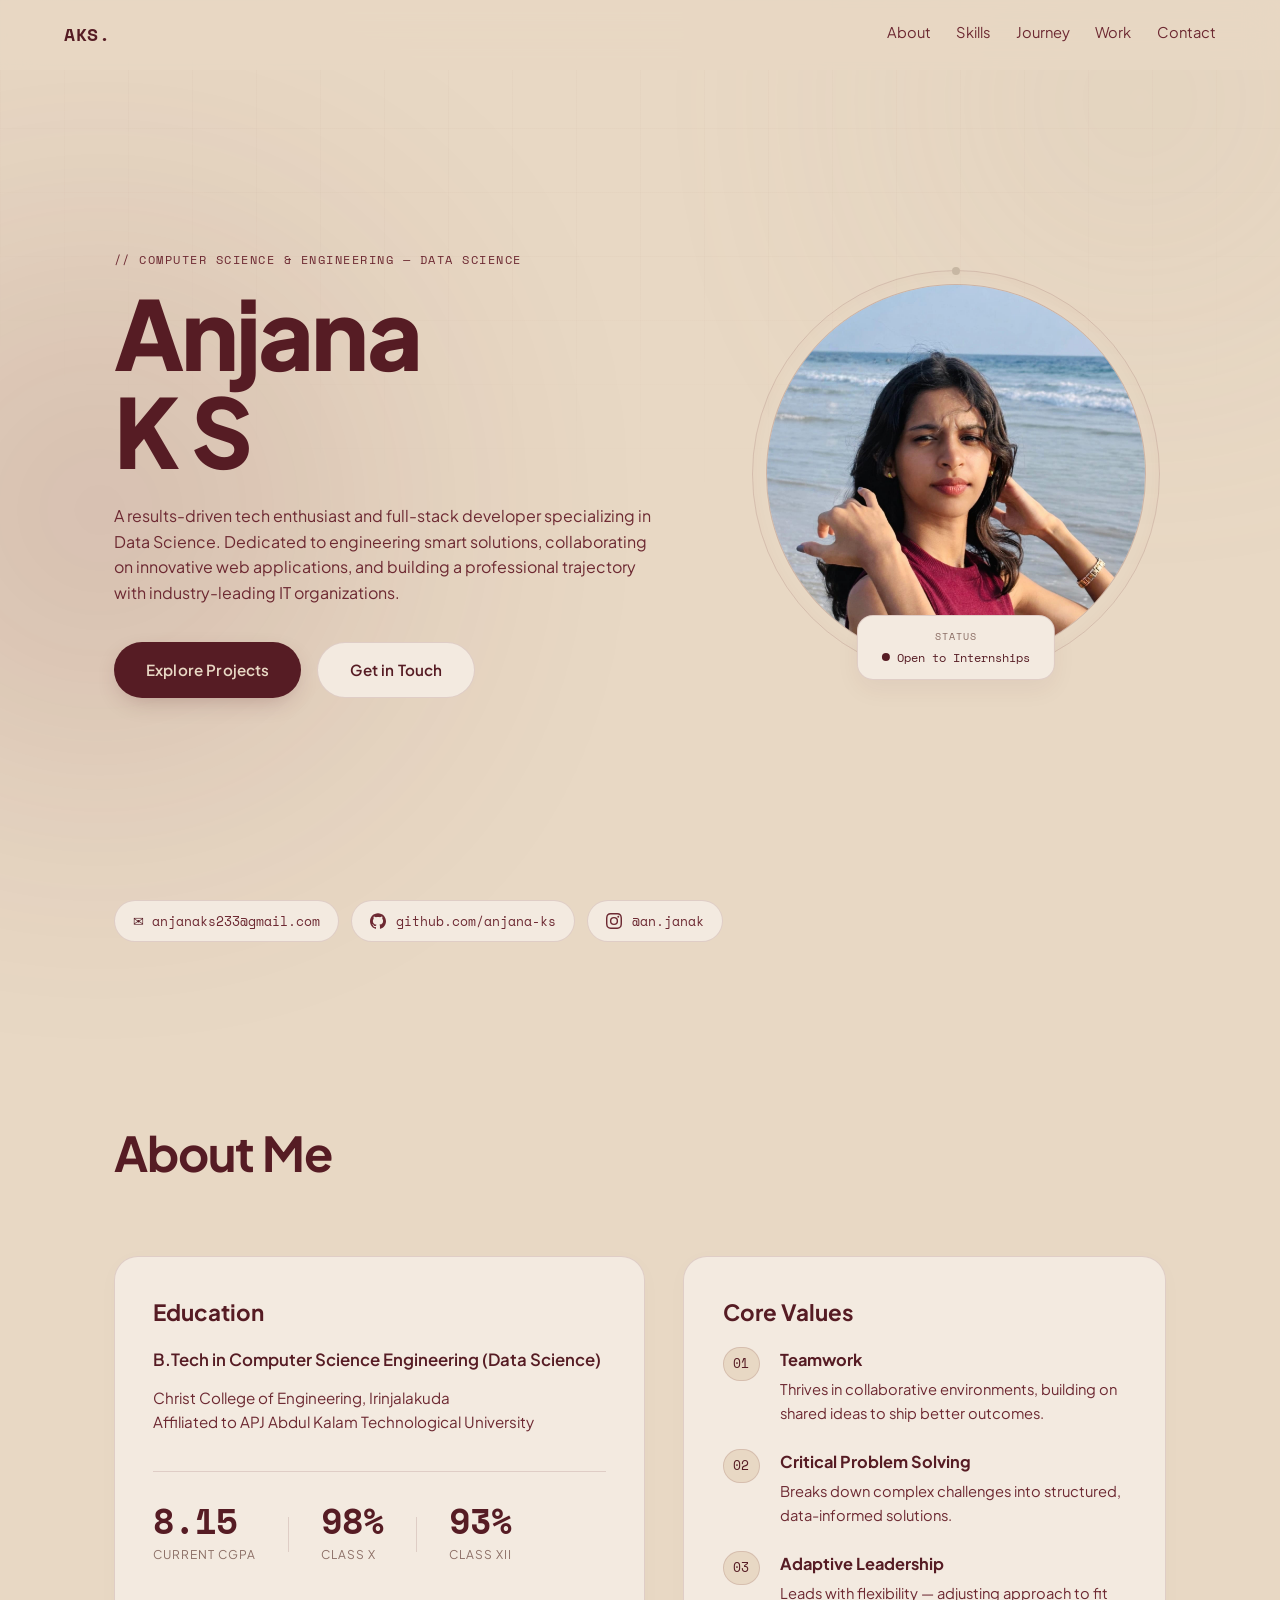
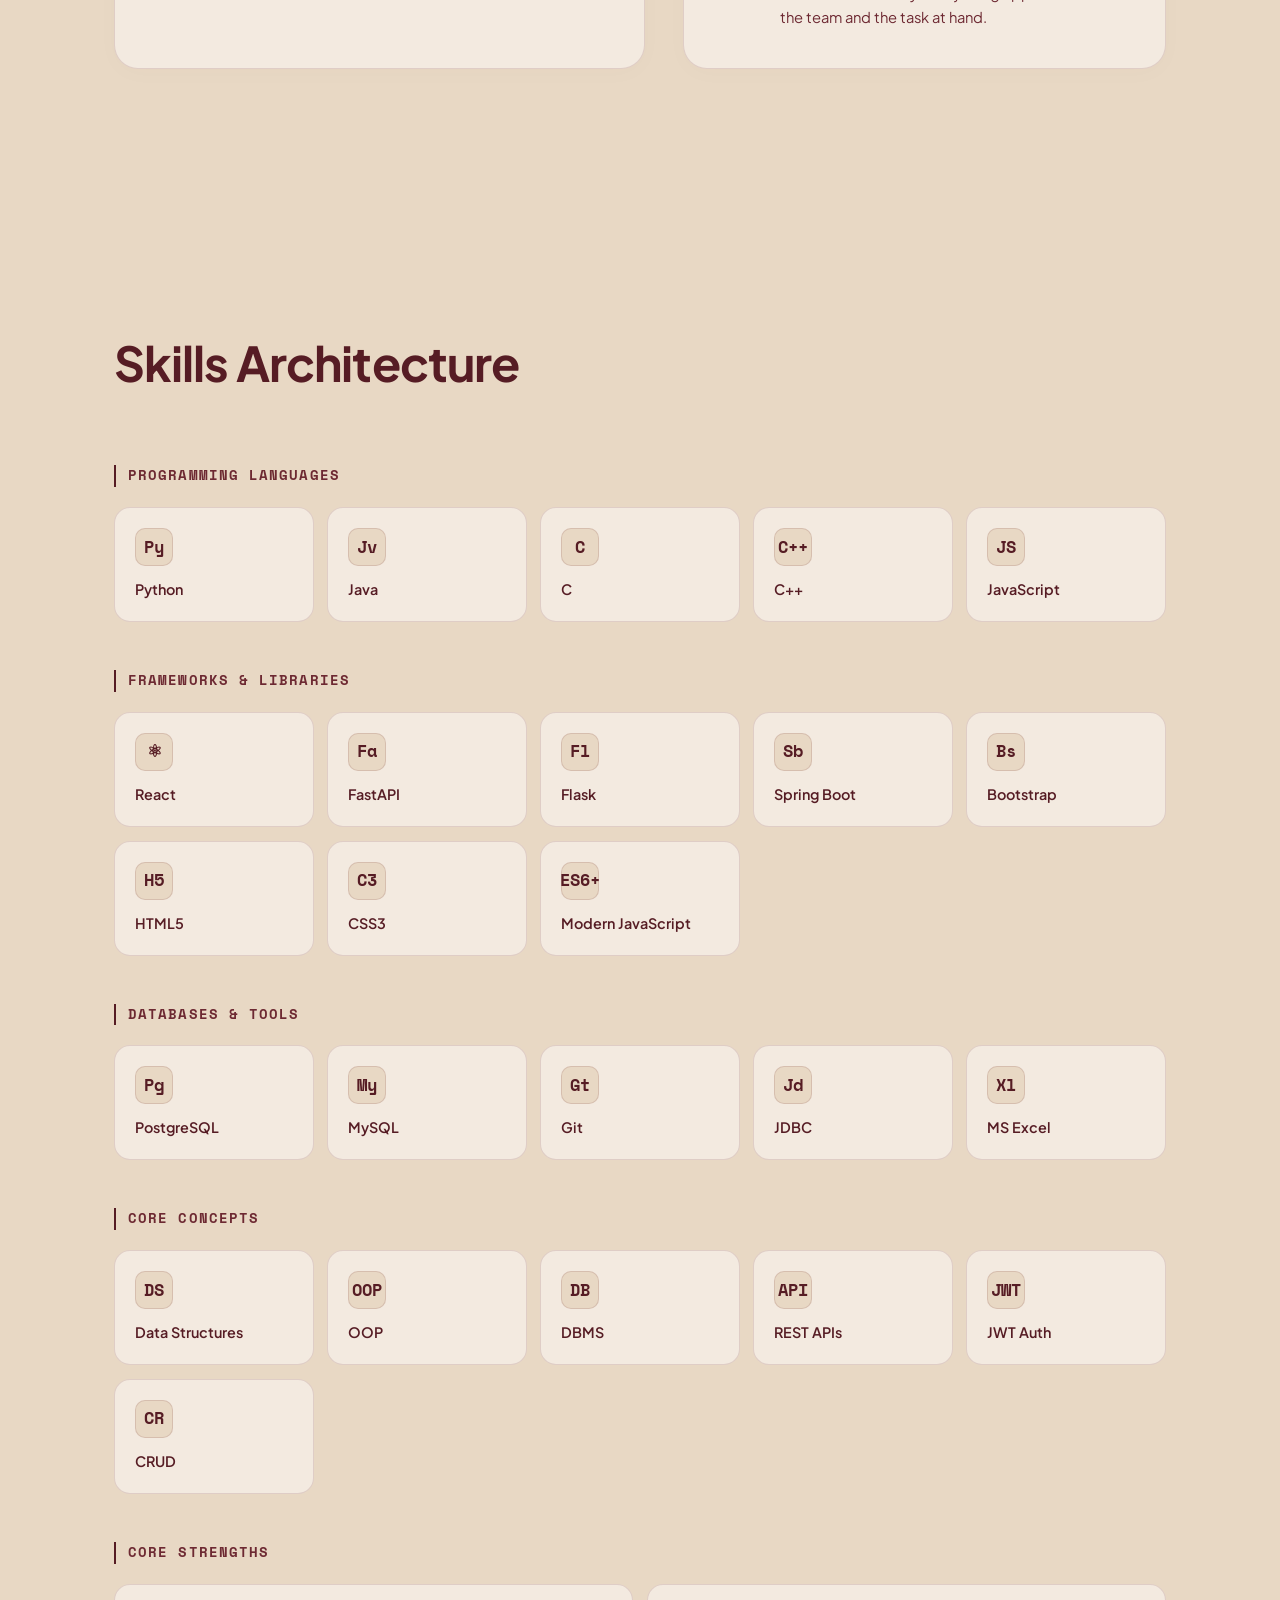
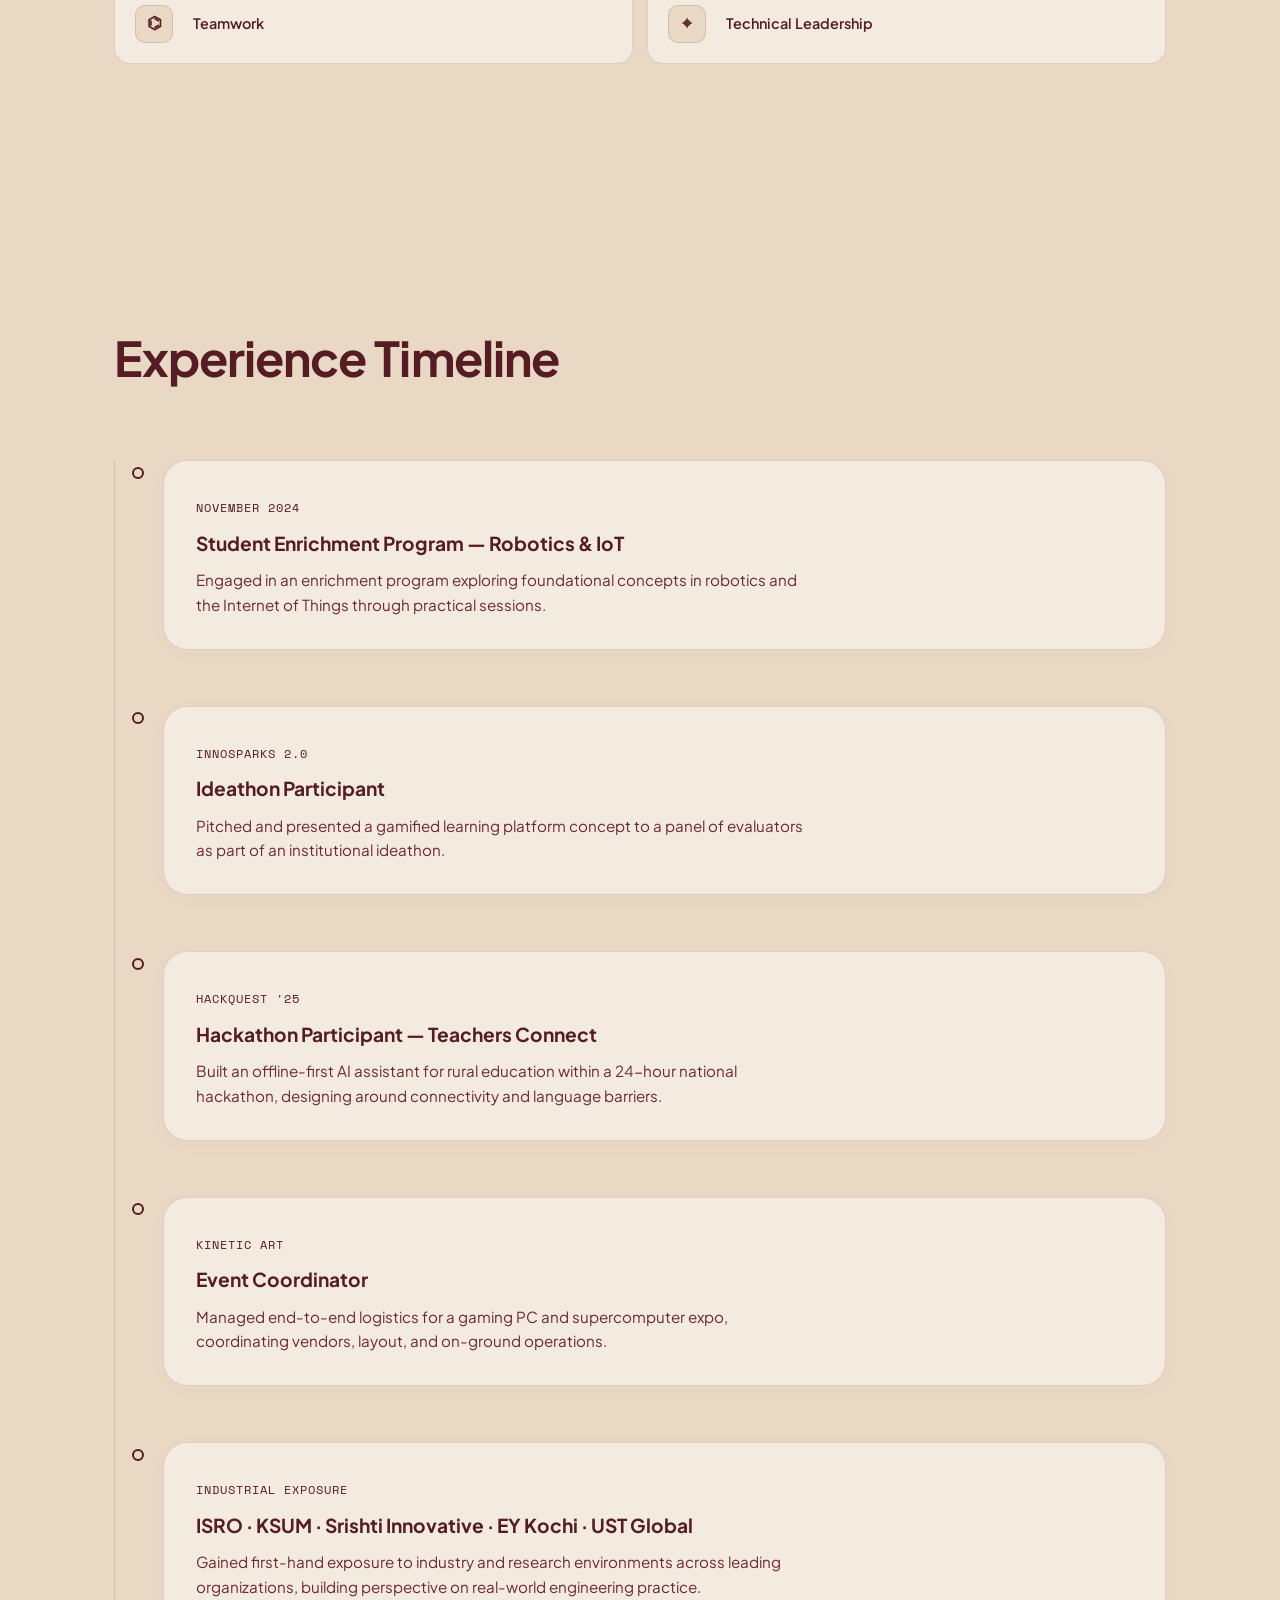
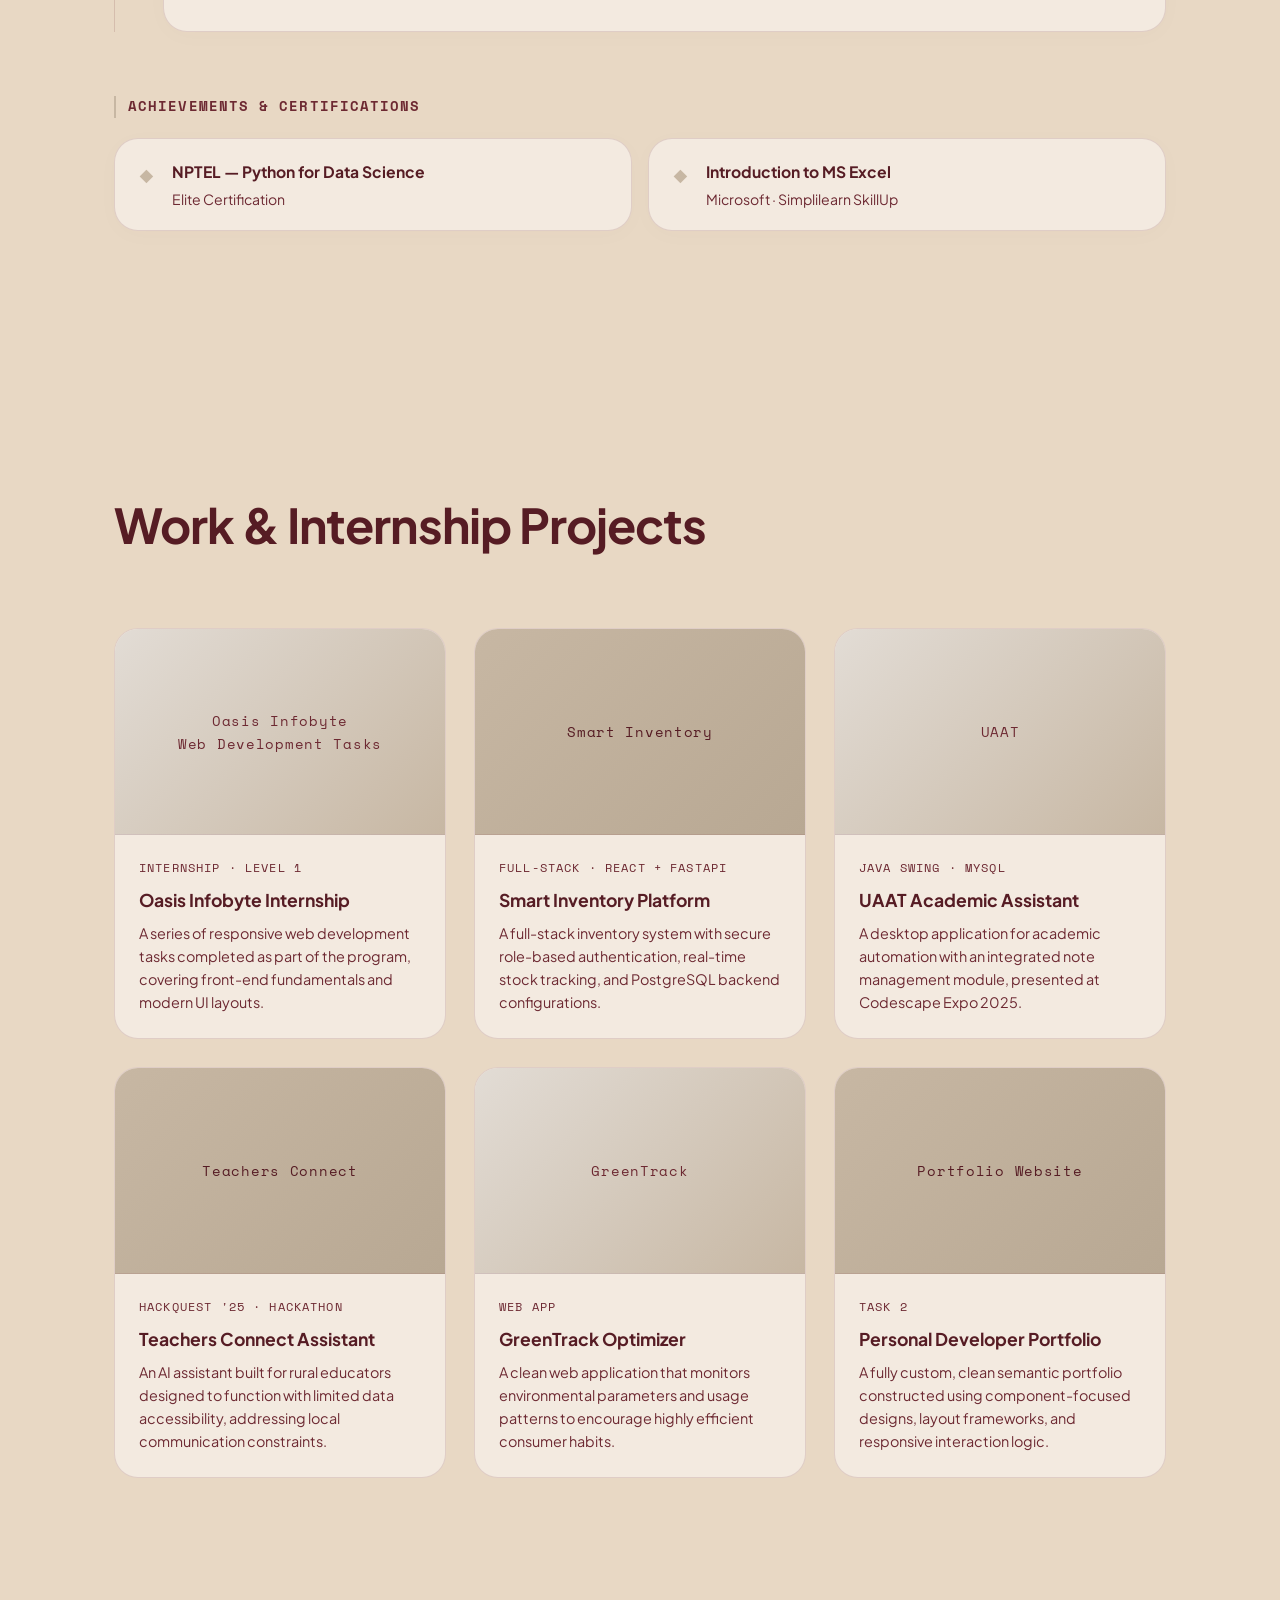
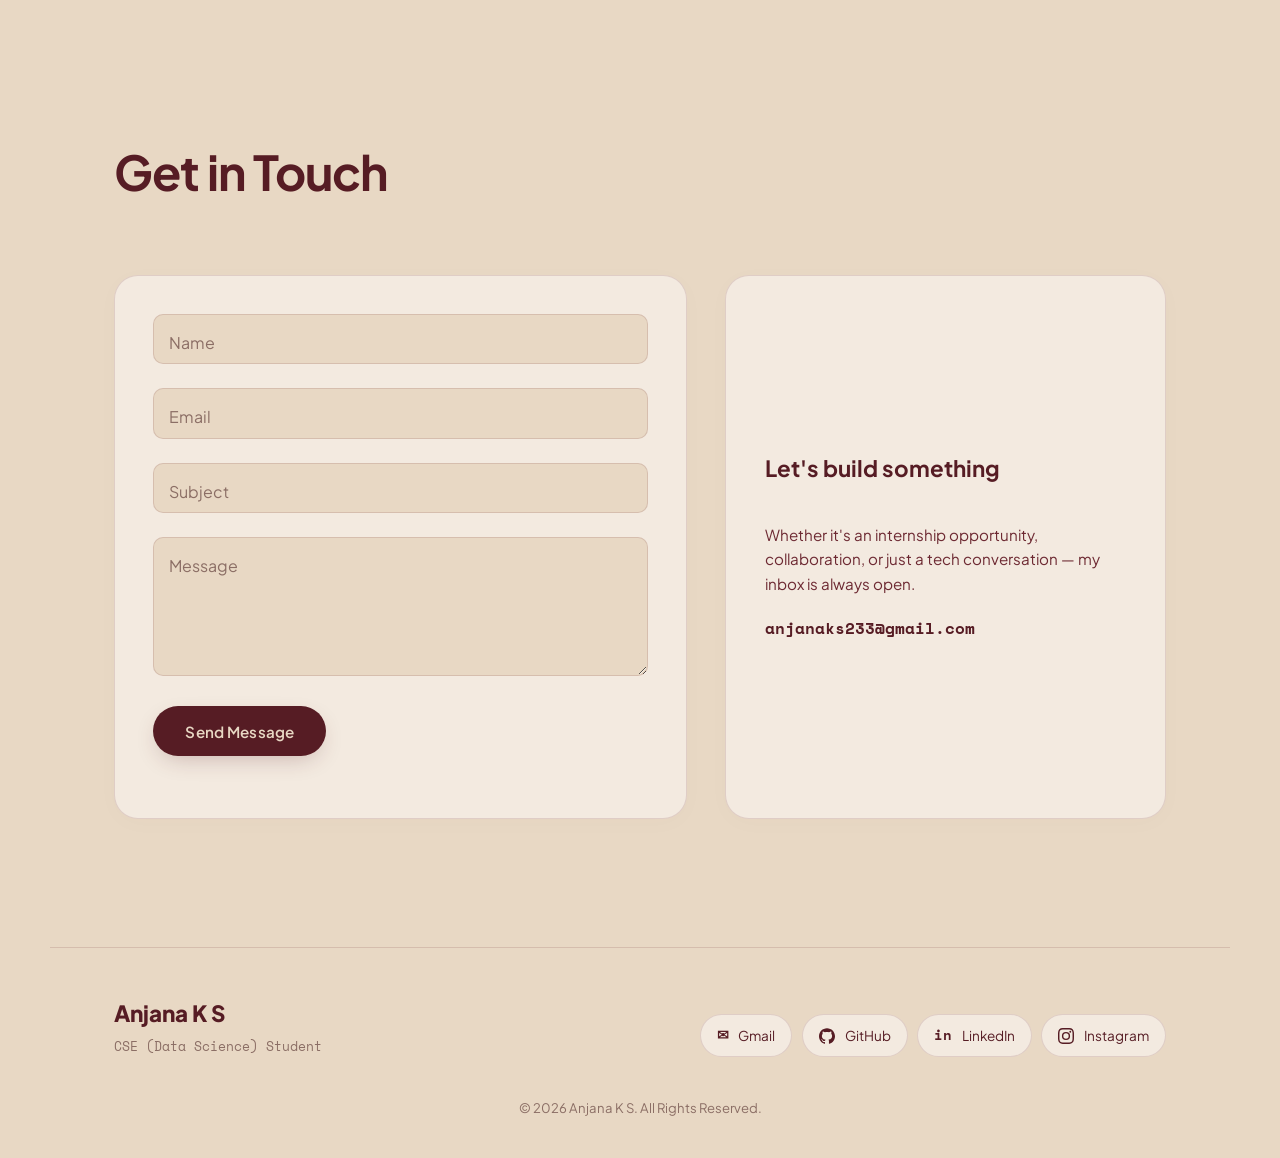
<file: Anjanaka_Task2/index.html>
<!DOCTYPE html>
<html lang="en">
<head>
  <meta charset="UTF-8" />
  <meta name="viewport" content="width=device-width, initial-scale=1.0" />
  <title>Anjana K S — Portfolio</title>
  <link rel="preconnect" href="https://fonts.googleapis.com" />
  <link rel="preconnect" href="https://fonts.gstatic.com" crossorigin />
  <link href="https://fonts.googleapis.com/css2?family=Plus+Jakarta+Sans:ital,wght@0,200..800;1,200..800&family=Space+Mono:wght@400;700&display=swap" rel="stylesheet" />
  <link rel="stylesheet" href="style.css" />
</head>
<body>

  <!-- Background decorative layers -->
  <div class="bg-grid" aria-hidden="true"></div>
  <div class="bg-glow bg-glow--one" aria-hidden="true"></div>
  <div class="bg-glow bg-glow--two" aria-hidden="true"></div>

  <!-- NAV -->
  <header class="nav" id="nav">
    <a href="#hero" class="nav__brand">AKS<span class="nav__brand-dot">.</span></a>
    <nav class="nav__links" aria-label="Primary">
      <a href="#about">About</a>
      <a href="#skills">Skills</a>
      <a href="#timeline">Journey</a>
      <a href="#work">Work</a>
      <a href="#contact">Contact</a>
    </nav>
    <button class="nav__toggle" id="navToggle" aria-label="Toggle menu" aria-expanded="false">
      <span></span><span></span><span></span>
    </button>
  </header>

  <main>
    <!-- HERO -->
    <section class="hero" id="hero">
      <div class="hero__content">
        <p class="eyebrow">// Computer Science &amp; Engineering — Data Science</p>
        <h1 class="hero__title">
          Anjana<br />
          <span class="hero__title-accent">K S</span>
        </h1>
        <p class="hero__desc">
          A results-driven tech enthusiast and full-stack developer specializing in Data Science.
          Dedicated to engineering smart solutions, collaborating on innovative web applications,
          and building a professional trajectory with industry-leading IT organizations.
        </p>
        <div class="hero__cta">
          <a href="#work" class="btn btn--primary">Explore Projects</a>
          <a href="#contact" class="btn btn--ghost">Get in Touch</a>
        </div>
      </div>

      <div class="hero__visual">
        <div class="portrait-frame">
          <div class="portrait-frame__ring"></div>
          <img
            src="portrait.jpeg"
            alt="Portrait of Anjana K S"
            class="portrait-frame__img"
          />
        </div>
        <div class="hero__badge">
          <span class="hero__badge-label">Status</span>
          <span class="hero__badge-value"><i class="pulse-dot"></i> Open to Internships</span>
        </div>
      </div>
    </section>

    <!-- QUICK CONTACT STRIP -->
    <div class="quick-strip" aria-label="Quick contact details">
      <a href="mailto:anjanaks233@gmail.com" class="quick-strip__item">
        <span class="quick-strip__icon">✉</span> anjanaks233@gmail.com
      </a>
      <a href="https://github.com/anjana-ks" target="_blank" rel="noopener noreferrer" class="quick-strip__item">
        <!-- Official GitHub Vector Logo -->
        <svg class="social-svg-icon" viewBox="0 0 24 24" fill="currentColor" width="16" height="16" aria-hidden="true" style="margin-right: 2px; vertical-align: middle;"><path d="M12 .297c-6.63 0-12 5.373-12 12 0 5.303 3.438 9.8 8.205 11.385.6.113.82-.258.82-.577 0-.285-.01-1.04-.015-2.04-3.338.724-4.042-1.61-4.042-1.61C4.422 18.07 3.633 17.7 3.633 17.7c-1.087-.744.084-.729.084-.729 1.205.084 1.838 1.236 1.838 1.236 1.07 1.835 2.809 1.305 3.495.998.108-.776.417-1.305.76-1.605-2.665-.3-5.466-1.332-5.466-5.93 0-1.31.465-2.38 1.235-3.22-.135-.303-.54-1.523.105-3.176 0 0 1.005-.322 3.3 1.23.96-.267 1.98-.399 3-.405 1.02.006 2.04.138 3 .405 2.28-1.552 3.285-1.23 3.285-1.23.645 1.653.24 2.873.12 3.176.765.84 1.23 1.91 1.23 3.22 0 4.61-2.805 5.625-5.475 5.92.42.36.81 1.096.81 2.22 0 1.606-.015 2.896-.015 3.286 0 .315.21.69.825.57C20.565 22.092 24 17.592 24 12.297c0-6.627-5.373-12-12-12"/></svg>
        github.com/anjana-ks
      </a>
      <a href="https://www.instagram.com/an.janak?igsh=d3o5NndmZXFvZ3d1" target="_blank" rel="noopener noreferrer" class="quick-strip__item">
        <!-- Official Instagram Vector Logo -->
        <svg class="social-svg-icon" viewBox="0 0 24 24" fill="currentColor" width="16" height="16" aria-hidden="true" style="margin-right: 2px; vertical-align: middle;"><path d="M12 2.163c3.204 0 3.584.012 4.85.07 3.252.148 4.771 1.691 4.919 4.919.058 1.265.069 1.645.069 4.849 0 3.205-.012 3.584-.069 4.849-.149 3.225-1.664 4.771-4.919 4.919-1.266.058-1.644.07-4.85.07-3.204 0-3.584-.012-4.849-.07-3.26-.149-4.771-1.699-4.919-4.92-.058-1.265-.07-1.644-.07-4.849 0-3.204.013-3.583.07-4.849.149-3.227 1.664-4.771 4.919-4.919 1.266-.057 1.645-.069 4.849-.069zM12 0C8.741 0 8.333.014 7.053.072 2.695.272.273 2.69.073 7.051.014 8.333 0 8.741 0 12c0 3.259.014 3.668.072 4.948.2 4.358 2.618 6.78 6.98 6.98 1.281.058 1.689.072 4.948.072 3.259 0 3.668-.014 4.948-.072 4.354-.2 6.782-2.618 6.979-6.98.059-1.28.073-1.689.073-4.948 0-3.259-.014-3.667-.072-4.947-.196-4.354-2.617-6.78-6.979-6.98C15.668.014 15.259 0 12 0zm0 5.838a6.162 6.162 0 100 12.324 6.162 6.162 0 000-12.324zM12 16a4 4 0 110-8 4 4 0 010 8zm6.406-11.845a1.44 1.44 0 100 2.881 1.44 1.44 0 000-2.881z"/></svg>
        @an.janak
      </a>
    </div>

    <!-- ABOUT -->
    <section class="section" id="about">
      <div class="section__head">
        <h2 class="section__title">About Me</h2>
      </div>

      <div class="about__grid">
        <div class="glass-card about__card about__card--edu">
          <h3 class="about__heading">Education</h3>
          <p class="about__primary">
            B.Tech in Computer Science Engineering (Data Science)
          </p>
          <p class="about__secondary">
            Christ College of Engineering, Irinjalakuda<br />
            Affiliated to APJ Abdul Kalam Technological University
          </p>

          <div class="about__stats">
            <div class="about__stat">
              <span class="about__stat-value">8.15</span>
              <span class="about__stat-label">Current CGPA</span>
            </div>
            <div class="about__stat-divider" aria-hidden="true"></div>
            <div class="about__stat">
              <span class="about__stat-value">98%</span>
              <span class="about__stat-label">Class X</span>
            </div>
            <div class="about__stat-divider" aria-hidden="true"></div>
            <div class="about__stat">
              <span class="about__stat-value">93%</span>
              <span class="about__stat-label">Class XII</span>
            </div>
          </div>
        </div>

        <div class="glass-card about__card about__card--values">
          <h3 class="about__heading">Core Values</h3>
          <ul class="values-list">
            <li>
              <span class="values-list__tag">01</span>
              <div>
                <strong>Teamwork</strong>
                <p>Thrives in collaborative environments, building on shared ideas to ship better outcomes.</p>
              </div>
            </li>
            <li>
              <span class="values-list__tag">02</span>
              <div>
                <strong>Critical Problem Solving</strong>
                <p>Breaks down complex challenges into structured, data-informed solutions.</p>
              </div>
            </li>
            <li>
              <span class="values-list__tag">03</span>
              <div>
                <strong>Adaptive Leadership</strong>
                <p>Leads with flexibility — adjusting approach to fit the team and the task at hand.</p>
              </div>
            </li>
          </ul>
        </div>
      </div>
    </section>

    <!-- SKILLS -->
    <section class="section" id="skills">
      <div class="section__head">
        <h2 class="section__title">Skills Architecture</h2>
      </div>

      <div class="skills">
        <div class="skills__category">
          <h3 class="skills__category-title">Programming Languages</h3>
          <div class="skills__grid">
            <div class="tech-card">
              <span class="tech-card__icon">Py</span>
              <span class="tech-card__name">Python</span>
            </div>
            <div class="tech-card">
              <span class="tech-card__icon">Jv</span>
              <span class="tech-card__name">Java</span>
            </div>
            <div class="tech-card">
              <span class="tech-card__icon">C</span>
              <span class="tech-card__name">C</span>
            </div>
            <div class="tech-card">
              <span class="tech-card__icon">C++</span>
              <span class="tech-card__name">C++</span>
            </div>
            <div class="tech-card">
              <span class="tech-card__icon">JS</span>
              <span class="tech-card__name">JavaScript</span>
            </div>
          </div>
        </div>

        <div class="skills__category">
          <h3 class="skills__category-title">Frameworks &amp; Libraries</h3>
          <div class="skills__grid">
            <div class="tech-card">
              <span class="tech-card__icon">⚛</span>
              <span class="tech-card__name">React</span>
            </div>
            <div class="tech-card">
              <span class="tech-card__icon">Fa</span>
              <span class="tech-card__name">FastAPI</span>
            </div>
            <div class="tech-card">
              <span class="tech-card__icon">Fl</span>
              <span class="tech-card__name">Flask</span>
            </div>
            <div class="tech-card">
              <span class="tech-card__icon">Sb</span>
              <span class="tech-card__name">Spring Boot</span>
            </div>
            <div class="tech-card">
              <span class="tech-card__icon">Bs</span>
              <span class="tech-card__name">Bootstrap</span>
            </div>
            <div class="tech-card">
              <span class="tech-card__icon">H5</span>
              <span class="tech-card__name">HTML5</span>
            </div>
            <div class="tech-card">
              <span class="tech-card__icon">C3</span>
              <span class="tech-card__name">CSS3</span>
            </div>
            <div class="tech-card">
              <span class="tech-card__icon">ES6+</span>
              <span class="tech-card__name">Modern JavaScript</span>
            </div>
          </div>
        </div>

        <div class="skills__category">
          <h3 class="skills__category-title">Databases &amp; Tools</h3>
          <div class="skills__grid">
            <div class="tech-card">
              <span class="tech-card__icon">Pg</span>
              <span class="tech-card__name">PostgreSQL</span>
            </div>
            <div class="tech-card">
              <span class="tech-card__icon">My</span>
              <span class="tech-card__name">MySQL</span>
            </div>
            <div class="tech-card">
              <span class="tech-card__icon">Gt</span>
              <span class="tech-card__name">Git</span>
            </div>
            <div class="tech-card">
              <span class="tech-card__icon">Jd</span>
              <span class="tech-card__name">JDBC</span>
            </div>
            <div class="tech-card">
              <span class="tech-card__icon">Xl</span>
              <span class="tech-card__name">MS Excel</span>
            </div>
          </div>
        </div>

        <div class="skills__category">
          <h3 class="skills__category-title">Core Concepts</h3>
          <div class="skills__grid">
            <div class="tech-card">
              <span class="tech-card__icon">DS</span>
              <span class="tech-card__name">Data Structures</span>
            </div>
            <div class="tech-card">
              <span class="tech-card__icon">OOP</span>
              <span class="tech-card__name">OOP</span>
            </div>
            <div class="tech-card">
              <span class="tech-card__icon">DB</span>
              <span class="tech-card__name">DBMS</span>
            </div>
            <div class="tech-card">
              <span class="tech-card__icon">API</span>
              <span class="tech-card__name">REST APIs</span>
            </div>
            <div class="tech-card">
              <span class="tech-card__icon">JWT</span>
              <span class="tech-card__name">JWT Auth</span>
            </div>
            <div class="tech-card">
              <span class="tech-card__icon">CR</span>
              <span class="tech-card__name">CRUD</span>
            </div>
          </div>
        </div>

        <div class="skills__category">
          <h3 class="skills__category-title">Core Strengths</h3>
          <div class="skills__grid skills__grid--wide">
            <div class="tech-card tech-card--wide">
              <span class="tech-card__icon">⌬</span>
              <span class="tech-card__name">Teamwork</span>
            </div>
            <div class="tech-card tech-card--wide">
              <span class="tech-card__icon">⌖</span>
              <span class="tech-card__name">Technical Leadership</span>
            </div>
          </div>
        </div>
      </div>
    </section>

    <!-- TIMELINE -->
    <section class="section" id="timeline">
      <div class="section__head">
        <h2 class="section__title">Experience Timeline</h2>
      </div>

      <ol class="timeline">
        <li class="timeline__item">
          <div class="timeline__marker"></div>
          <div class="glass-card timeline__card">
            <span class="timeline__date">November 2024</span>
            <h3 class="timeline__title">Student Enrichment Program — Robotics &amp; IoT</h3>
            <p class="timeline__desc">
              Engaged in an enrichment program exploring foundational concepts in robotics and
              the Internet of Things through practical sessions.
            </p>
          </div>
        </li>

        <li class="timeline__item">
          <div class="timeline__marker"></div>
          <div class="glass-card timeline__card">
            <span class="timeline__date">Innosparks 2.0</span>
            <h3 class="timeline__title">Ideathon Participant</h3>
            <p class="timeline__desc">
              Pitched and presented a gamified learning platform concept to a panel of
              evaluators as part of an institutional ideathon.
            </p>
          </div>
        </li>

        <li class="timeline__item">
          <div class="timeline__marker"></div>
          <div class="glass-card timeline__card">
            <span class="timeline__date">HackQuest '25</span>
            <h3 class="timeline__title">Hackathon Participant — Teachers Connect</h3>
            <p class="timeline__desc">
              Built an offline-first AI assistant for rural education within a 24-hour
              national hackathon, designing around connectivity and language barriers.
            </p>
          </div>
        </li>

        <li class="timeline__item">
          <div class="timeline__marker"></div>
          <div class="glass-card timeline__card">
            <span class="timeline__date">Kinetic Art</span>
            <h3 class="timeline__title">Event Coordinator</h3>
            <p class="timeline__desc">
              Managed end-to-end logistics for a gaming PC and supercomputer expo, coordinating
              vendors, layout, and on-ground operations.
            </p>
          </div>
        </li>

        <li class="timeline__item">
          <div class="timeline__marker"></div>
          <div class="glass-card timeline__card">
            <span class="timeline__date">Industrial Exposure</span>
            <h3 class="timeline__title">ISRO · KSUM · Srishti Innovative · EY Kochi · UST Global</h3>
            <p class="timeline__desc">
              Gained first-hand exposure to industry and research environments across leading
              organizations, building perspective on real-world engineering practice.
            </p>
          </div>
        </li>
      </ol>

      <div class="achievements">
        <h3 class="achievements__title">Achievements &amp; Certifications</h3>
        <div class="achievements__grid">
          <div class="glass-card achievement-card">
            <span class="achievement-card__icon">◆</span>
            <div>
              <strong>NPTEL — Python for Data Science</strong>
              <p>Elite Certification</p>
            </div>
          </div>
          <div class="glass-card achievement-card">
            <span class="achievement-card__icon">◆</span>
            <div>
              <strong>Introduction to MS Excel</strong>
              <p>Microsoft · Simplilearn SkillUp</p>
            </div>
          </div>
        </div>
      </div>
    </section>

    <!-- WORK -->
    <section class="section" id="work">
      <div class="section__head">
        <h2 class="section__title">Work &amp; Internship Projects</h2>
      </div>

      <div class="work-grid">
        <article class="project-card">
          <div class="project-card__media">
            <div class="project-card__placeholder">
              <span>Oasis Infobyte<br />Web Development Tasks</span>
            </div>
            <div class="project-card__overlay">
              <a href="https://github.com/anjana-ks" target="_blank" rel="noopener noreferrer" class="project-card__link">
                View on GitHub
                <span class="project-card__arrow">↗</span>
              </a>
            </div>
          </div>
          <div class="project-card__body">
            <span class="project-card__tag">Internship · Level 1</span>
            <h3 class="project-card__title">Oasis Infobyte Internship</h3>
            <p class="project-card__desc">
              A series of responsive web development tasks completed as part of the program, covering front-end fundamentals and modern UI layouts.
            </p>
          </div>
        </article>

        <article class="project-card">
          <div class="project-card__media">
            <div class="project-card__placeholder project-card__placeholder--alt">
              <span>Smart Inventory</span>
            </div>
            <div class="project-card__overlay">
              <a href="https://github.com/anjana-ks" target="_blank" rel="noopener noreferrer" class="project-card__link">
                View on GitHub
                <span class="project-card__arrow">↗</span>
              </a>
            </div>
          </div>
          <div class="project-card__body">
            <span class="project-card__tag">Full-Stack · React + FastAPI</span>
            <h3 class="project-card__title">Smart Inventory Platform</h3>
            <p class="project-card__desc">
              A full-stack inventory system with secure role-based authentication, real-time
              stock tracking, and PostgreSQL backend configurations.
            </p>
          </div>
        </article>

        <article class="project-card">
          <div class="project-card__media">
            <div class="project-card__placeholder">
              <span>UAAT</span>
            </div>
            <div class="project-card__overlay">
              <a href="https://github.com/anjana-ks" target="_blank" rel="noopener noreferrer" class="project-card__link">
                View on GitHub
                <span class="project-card__arrow">↗</span>
              </a>
            </div>
          </div>
          <div class="project-card__body">
            <span class="project-card__tag">Java Swing · MySQL</span>
            <h3 class="project-card__title">UAAT Academic Assistant</h3>
            <p class="project-card__desc">
              A desktop application for academic automation with an integrated note management module, presented at Codescape Expo 2025.
            </p>
          </div>
        </article>

        <article class="project-card">
          <div class="project-card__media">
            <div class="project-card__placeholder project-card__placeholder--alt">
              <span>Teachers Connect</span>
            </div>
            <div class="project-card__overlay">
              <a href="https://github.com/anjana-ks" target="_blank" rel="noopener noreferrer" class="project-card__link">
                View on GitHub
                <span class="project-card__arrow">↗</span>
              </a>
            </div>
          </div>
          <div class="project-card__body">
            <span class="project-card__tag">HackQuest '25 · Hackathon</span>
            <h3 class="project-card__title">Teachers Connect Assistant</h3>
            <p class="project-card__desc">
              An AI assistant built for rural educators designed to function with limited data accessibility, addressing local communication constraints.
            </p>
          </div>
        </article>

        <article class="project-card">
          <div class="project-card__media">
            <div class="project-card__placeholder">
              <span>GreenTrack</span>
            </div>
            <div class="project-card__overlay">
              <a href="https://github.com/anjana-ks" target="_blank" rel="noopener noreferrer" class="project-card__link">
                View on GitHub
                <span class="project-card__arrow">↗</span>
              </a>
            </div>
          </div>
          <div class="project-card__body">
            <span class="project-card__tag">Web App</span>
            <h3 class="project-card__title">GreenTrack Optimizer</h3>
            <p class="project-card__desc">
              A clean web application that monitors environmental parameters and usage patterns to encourage highly efficient consumer habits.
            </p>
          </div>
        </article>

        <article class="project-card">
          <div class="project-card__media">
            <div class="project-card__placeholder project-card__placeholder--alt">
              <span>Portfolio Website</span>
            </div>
            <div class="project-card__overlay">
              <a href="https://github.com/anjana-ks" target="_blank" rel="noopener noreferrer" class="project-card__link">
                View on GitHub
                <span class="project-card__arrow">↗</span>
              </a>
            </div>
          </div>
          <div class="project-card__body">
            <span class="project-card__tag">Task 2</span>
            <h3 class="project-card__title">Personal Developer Portfolio</h3>
            <p class="project-card__desc">
              A fully custom, clean semantic portfolio constructed using component-focused designs, layout frameworks, and responsive interaction logic.
            </p>
          </div>
        </article>
      </div>
    </section>

    <!-- CONTACT -->
    <section class="section" id="contact">
      <div class="section__head">
        <h2 class="section__title">Get in Touch</h2>
      </div>

      <div class="contact">
        <form class="glass-card contact__form" id="contactForm" novalidate>
          <div class="field">
            <input type="text" id="name" name="name" placeholder=" " required />
            <label for="name">Name</label>
          </div>
          <div class="field">
            <input type="email" id="email" name="email" placeholder=" " required />
            <label for="email">Email</label>
          </div>
          <div class="field">
            <input type="text" id="subject" name="subject" placeholder=" " required />
            <label for="subject">Subject</label>
          </div>
          <div class="field">
            <textarea id="message" name="message" placeholder=" " rows="5" required></textarea>
            <label for="message">Message</label>
          </div>
          <button type="submit" class="btn btn--primary contact__submit">
            Send Message
          </button>
          <p class="contact__status" id="formStatus" role="status" aria-live="polite"></p>
        </form>

        <div class="contact__info">
          <div class="glass-card contact__info-card">
            <h3 class="about__heading">Let's build something</h3>
            <p class="about__secondary">
              Whether it's an internship opportunity, collaboration, or just a tech conversation —
              my inbox is always open.
            </p>
            <a href="mailto:anjanaks233@gmail.com" class="contact__email">anjanaks233@gmail.com</a>
          </div>
        </div>
      </div>
    </section>
  </main>

  <!-- FOOTER -->
  <footer class="footer">
    <div class="footer__top">
      <div class="footer__brand">
        <span class="footer__name">Anjana K S</span>
        <span class="footer__tag">CSE (Data Science) Student</span>
      </div>

      <div class="footer__socials">
        <a href="mailto:anjanaks233@gmail.com" class="social-link" aria-label="Gmail">
          <span class="social-link__icon">✉</span>
          <span class="social-link__label">Gmail</span>
        </a>
        
        <a href="https://github.com/anjana-ks" target="_blank" rel="noopener noreferrer" class="social-link" aria-label="GitHub">
          <!-- Real GitHub Icon -->
          <svg viewBox="0 0 24 24" fill="currentColor" width="16" height="16" aria-hidden="true" style="color: var(--accent);"><path d="M12 .297c-6.63 0-12 5.373-12 12 0 5.303 3.438 9.8 8.205 11.385.6.113.82-.258.82-.577 0-.285-.01-1.04-.015-2.04-3.338.724-4.042-1.61-4.042-1.61C4.422 18.07 3.633 17.7 3.633 17.7c-1.087-.744.084-.729.084-.729 1.205.084 1.838 1.236 1.838 1.236 1.07 1.835 2.809 1.305 3.495.998.108-.776.417-1.305.76-1.605-2.665-.3-5.466-1.332-5.466-5.93 0-1.31.465-2.38 1.235-3.22-.135-.303-.54-1.523.105-3.176 0 0 1.005-.322 3.3 1.23.96-.267 1.98-.399 3-.405 1.02.006 2.04.138 3 .405 2.28-1.552 3.285-1.23 3.285-1.23.645 1.653.24 2.873.12 3.176.765.84 1.23 1.91 1.23 3.22 0 4.61-2.805 5.625-5.475 5.92.42.36.81 1.096.81 2.22 0 1.606-.015 2.896-.015 3.286 0 .315.21.69.825.57C20.565 22.092 24 17.592 24 12.297c0-6.627-5.373-12-12-12"/></svg>
          <span class="social-link__label">GitHub</span>
        </a>
        
        <a href="https://www.linkedin.com/in/anjana-k-s-26352632a" target="_blank" rel="noopener noreferrer" class="social-link" aria-label="LinkedIn">
          <span class="social-link__icon">in</span>
          <span class="social-link__label">LinkedIn</span>
        </a>
        
        <a href="https://www.instagram.com/an.janak?igsh=d3o5NndmZXFvZ3d1" target="_blank" rel="noopener noreferrer" class="social-link" aria-label="Instagram">
          <!-- Real Instagram Icon -->
          <svg viewBox="0 0 24 24" fill="currentColor" width="16" height="16" aria-hidden="true" style="color: var(--accent);"><path d="M12 2.163c3.204 0 3.584.012 4.85.07 3.252.148 4.771 1.691 4.919 4.919.058 1.265.069 1.645.069 4.849 0 3.205-.012 3.584-.069 4.849-.149 3.225-1.664 4.771-4.919 4.919-1.266.058-1.644.07-4.85.07-3.204 0-3.584-.012-4.849-.07-3.26-.149-4.771-1.699-4.919-4.92-.058-1.265-.07-1.644-.07-4.849 0-3.204.013-3.583.07-4.849.149-3.227 1.664-4.771 4.919-4.919 1.266-.057 1.645-.069 4.849-.069zM12 0C8.741 0 8.333.014 7.053.072 2.695.272.273 2.69.073 7.051.014 8.333 0 8.741 0 12c0 3.259.014 3.668.072 4.948.2 4.358 2.618 6.78 6.98 6.98 1.281.058 1.689.072 4.948.072 3.259 0 3.668-.014 4.948-.072 4.354-.2 6.782-2.618 6.979-6.98.059-1.28.073-1.689.073-4.948 0-3.259-.014-3.667-.072-4.947-.196-4.354-2.617-6.78-6.979-6.98C15.668.014 15.259 0 12 0zm0 5.838a6.162 6.162 0 100 12.324 6.162 6.162 0 000-12.324zM12 16a4 4 0 110-8 4 4 0 010 8zm6.406-11.845a1.44 1.44 0 100 2.881 1.44 1.44 0 000-2.881z"/></svg>
          <span class="social-link__label">Instagram</span>
        </a>
      </div>
    </div>

    <div class="footer__bottom">
      <p>&copy; <span id="year"></span> Anjana K S. All Rights Reserved.</p>
    </div>
  </footer>

  <script src="script.js"></script>
</body>
</html>
</file>
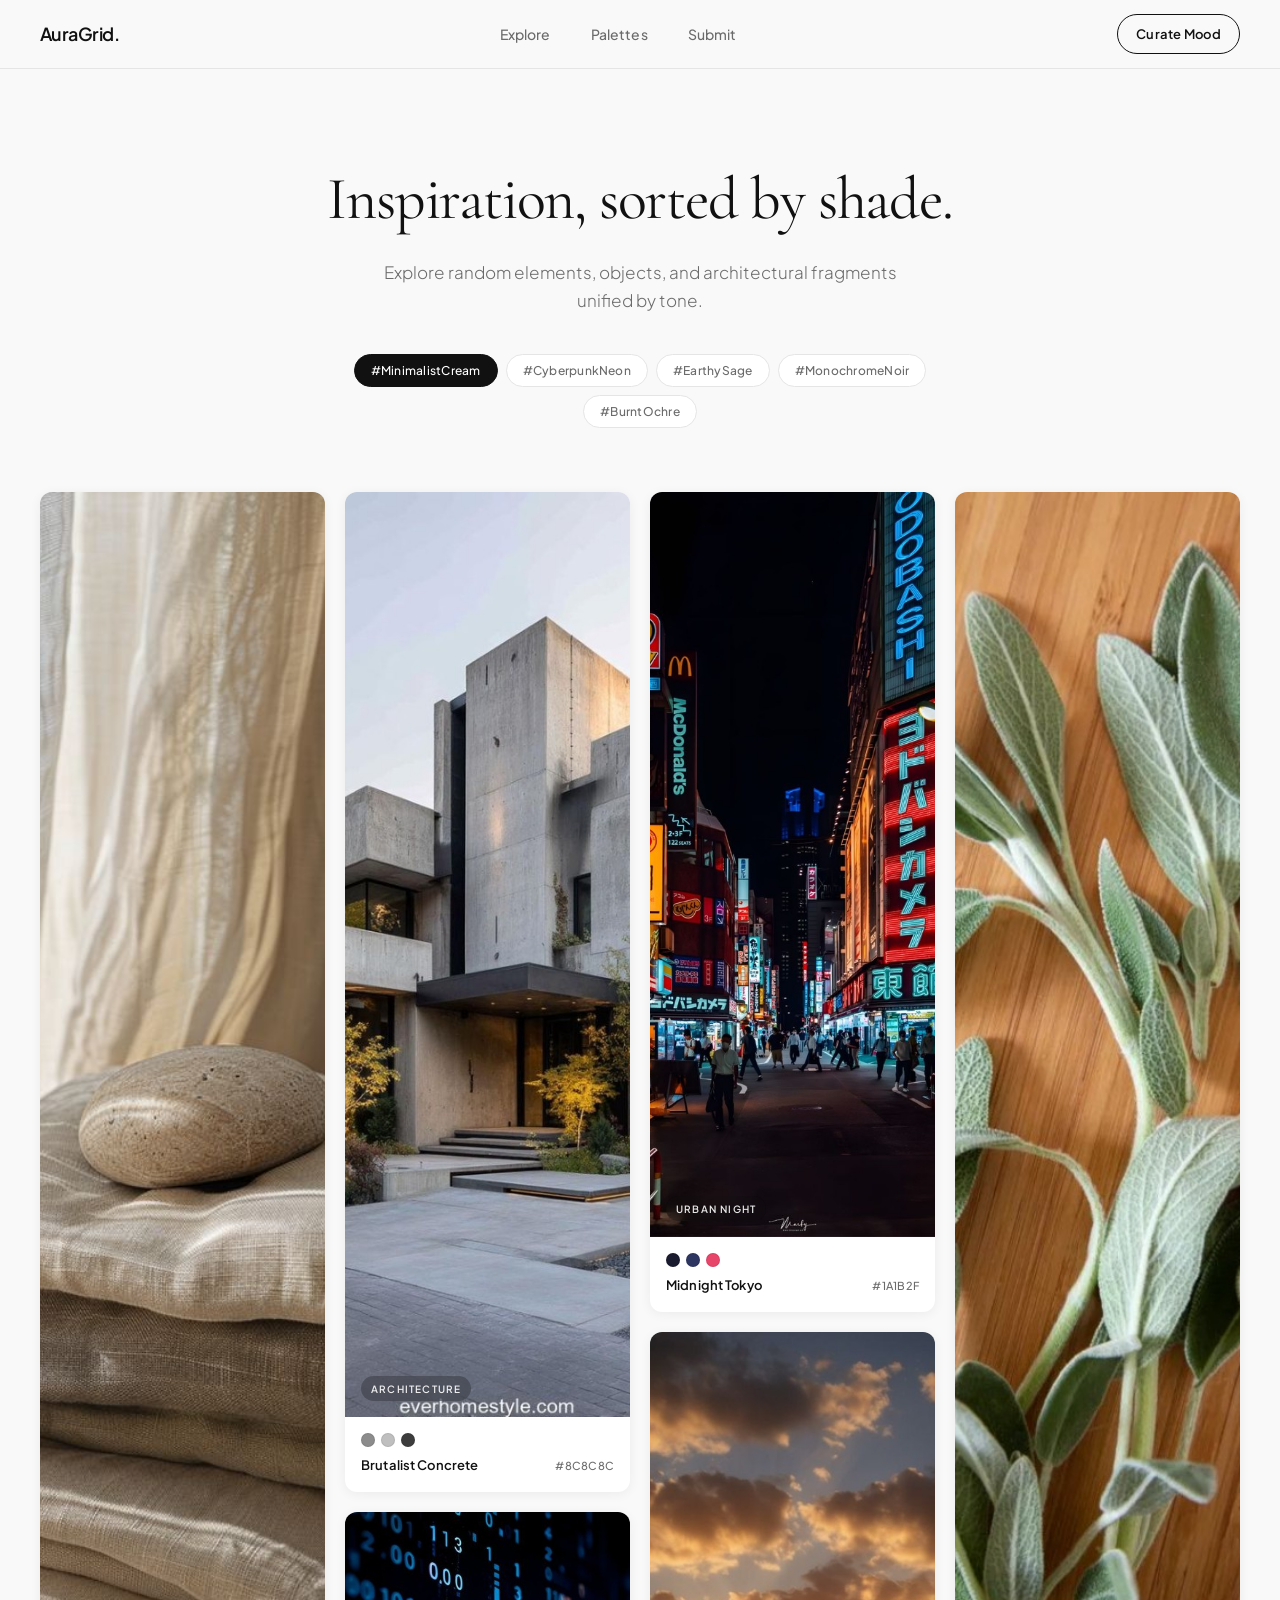
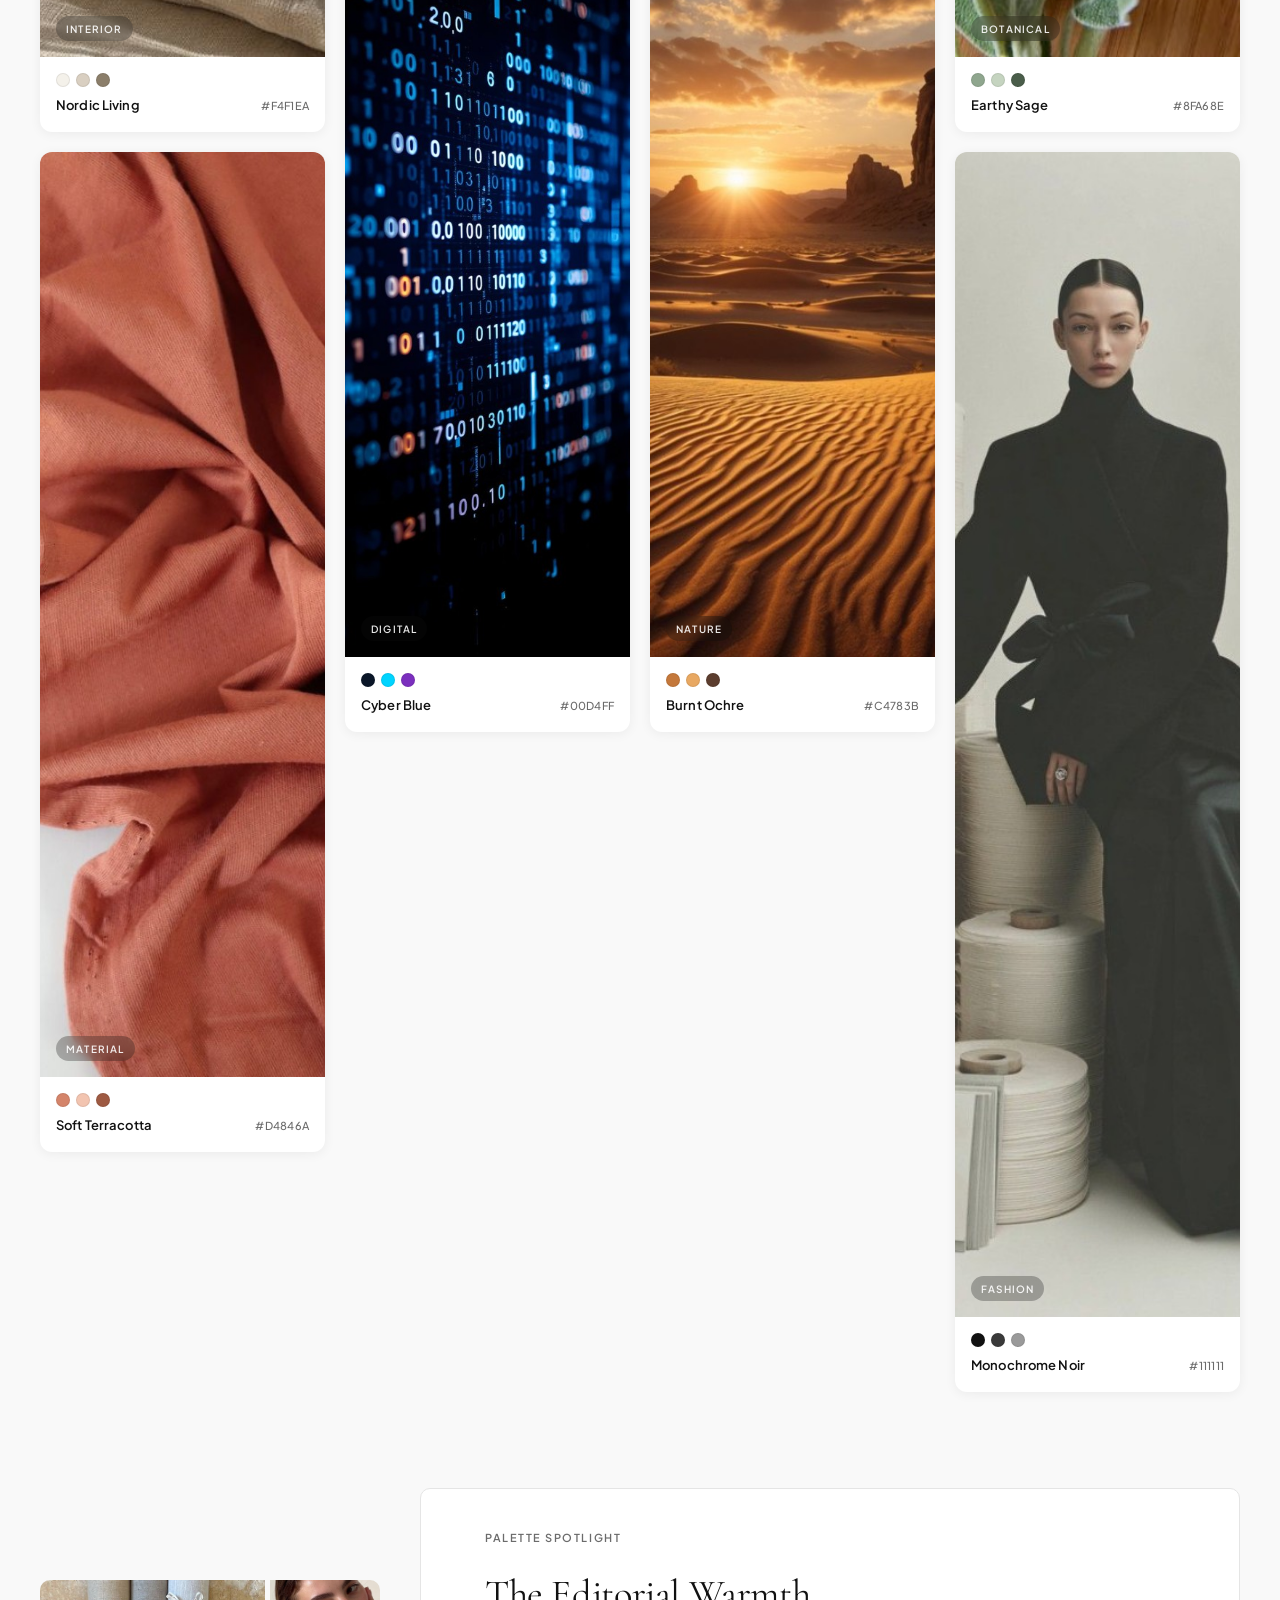
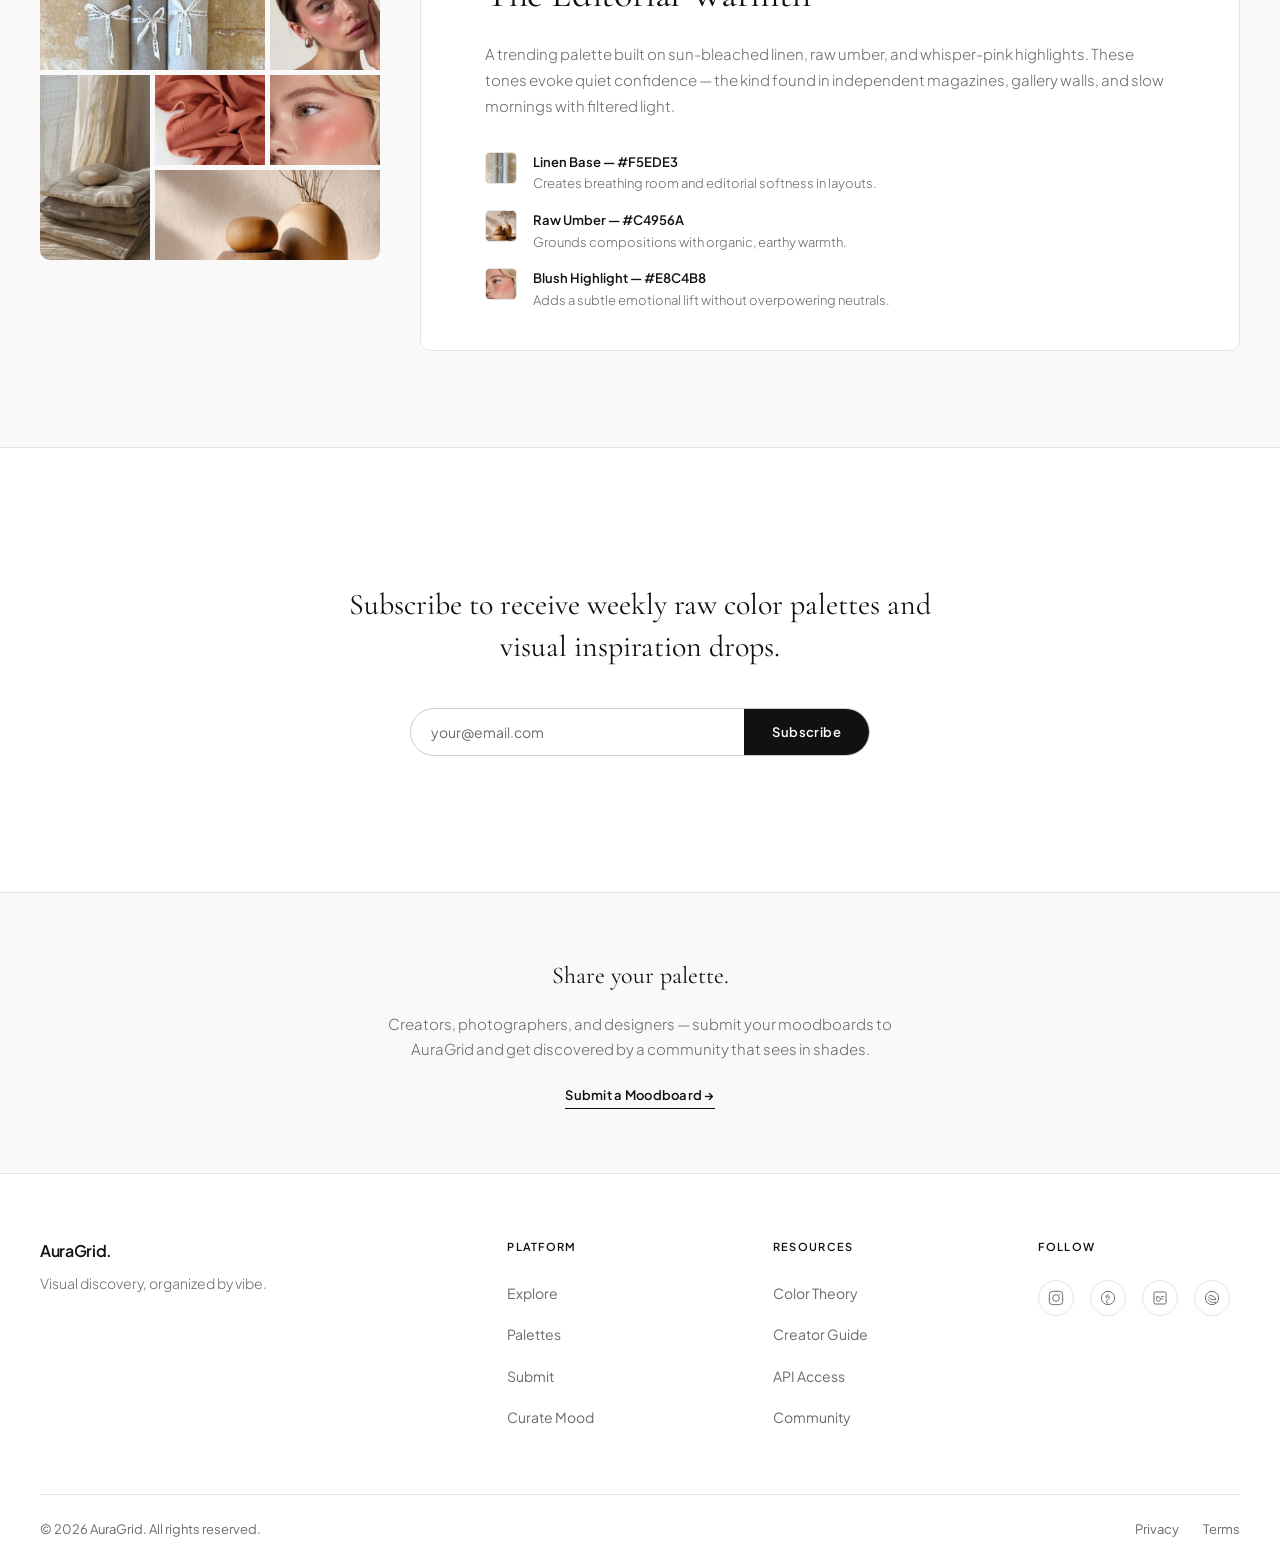
<file: Anjanaks_Task1/index.html>
<!DOCTYPE html>
<html lang="en">
<head>
  <meta charset="UTF-8">
  <meta name="viewport" content="width=device-width, initial-scale=1.0">
  <meta name="description" content="AuraGrid — A visual moodboard hub where inspiration is sorted by shade, vibe, and color palette.">
  <title>AuraGrid. — Inspiration, Sorted by Shade</title>

  <!-- Google Fonts: Artistic serif + technical sans-serif -->
  <link rel="preconnect" href="https://fonts.googleapis.com">
  <link rel="preconnect" href="https://fonts.gstatic.com" crossorigin>
  <link href="https://fonts.googleapis.com/css2?family=Cormorant+Garamond:ital,wght@0,400;0,500;1,400&family=Plus+Jakarta+Sans:wght@300;400;500;600&display=swap" rel="stylesheet">

  <link rel="stylesheet" href="style.css">
</head>
<body>

  <!-- ============================================================
       HEADER & NAVIGATION
       ============================================================ -->
  <header class="site-header">
    <nav class="nav" aria-label="Primary navigation">
      <input type="checkbox" id="nav-toggle" class="nav__checkbox visually-hidden">
      <a href="#" class="nav__logo" aria-label="AuraGrid. Home">AuraGrid.</a>

      <ul class="nav__links">
        <li><a href="#explore" class="nav__link">Explore</a></li>
        <li><a href="#palettes" class="nav__link">Palettes</a></li>
        <li><a href="#submit" class="nav__link">Submit</a></li>
      </ul>

      <a href="#curate" class="nav__cta">Curate Mood</a>

      <label for="nav-toggle" class="nav__toggle" aria-label="Toggle navigation menu">
        <span class="nav__toggle-bar"></span>
        <span class="nav__toggle-bar"></span>
      </label>
    </nav>
  </header>

  <main>

    <!-- ============================================================
         HERO SECTION
         ============================================================ -->
    <section class="hero" aria-labelledby="hero-heading">
      <h1 id="hero-heading" class="hero__headline">Inspiration, sorted by shade.</h1>
      <p class="hero__subheadline">
        Explore random elements, objects, and architectural fragments unified by tone.
      </p>

      <!-- Interactive aesthetic tag pills -->
      <div class="hero__pills" role="list" aria-label="Aesthetic filter tags">
        <button class="pill pill--active" type="button" role="listitem">#MinimalistCream</button>
        <button class="pill" type="button" role="listitem">#CyberpunkNeon</button>
        <button class="pill" type="button" role="listitem">#EarthySage</button>
        <button class="pill" type="button" role="listitem">#MonochromeNoir</button>
        <button class="pill" type="button" role="listitem">#BurntOchre</button>
      </div>
    </section>

    <!-- ============================================================
         PINTEREST-STYLE STAGGERED GRID — Core Inspiration Engine
         ============================================================ -->
    <section class="grid-section" id="explore" aria-labelledby="grid-heading">
      <h2 id="grid-heading" class="visually-hidden">Visual inspiration board</h2>

      <div class="masonry-grid">

        <!-- Card 1: Nordic Living -->
        <article class="card card--tall">
          <div class="card__image-wrap">
            <img class="card__image" src="assets/nordic-living.png" alt="Soft linen textures in warm cream and earth tones" loading="lazy">
            <span class="card__visual-label">Interior</span>
          </div>
          <div class="card__swatches" aria-label="Color palette: F4F1EA, D9CFC1, 8B7E6A">
            <span class="swatch" style="--swatch-color: #F4F1EA;" title="#F4F1EA"></span>
            <span class="swatch" style="--swatch-color: #D9CFC1;" title="#D9CFC1"></span>
            <span class="swatch" style="--swatch-color: #8B7E6A;" title="#8B7E6A"></span>
          </div>
          <div class="card__meta">
            <h3 class="card__title">Nordic Living</h3>
            <span class="card__tag">#F4F1EA</span>
          </div>
        </article>

        <!-- Card 2: Brutalist Concrete -->
        <article class="card card--medium">
          <div class="card__image-wrap">
            <img class="card__image" src="assets/brutalist-concrete.png" alt="Brutalist concrete architecture with sculptural geometry" loading="lazy">
            <span class="card__visual-label">Architecture</span>
          </div>
          <div class="card__swatches" aria-label="Color palette: 8C8C8C, BFBFBF, 3D3D3D">
            <span class="swatch" style="--swatch-color: #8C8C8C;" title="#8C8C8C"></span>
            <span class="swatch" style="--swatch-color: #BFBFBF;" title="#BFBFBF"></span>
            <span class="swatch" style="--swatch-color: #3D3D3D;" title="#3D3D3D"></span>
          </div>
          <div class="card__meta">
            <h3 class="card__title">Brutalist Concrete</h3>
            <span class="card__tag">#8C8C8C</span>
          </div>
        </article>

        <!-- Card 3: Midnight Tokyo -->
        <article class="card card--short">
          <div class="card__image-wrap">
            <img class="card__image" src="assets/midnight-tokyo.png" alt="Neon-lit Tokyo street at night with vibrant city lights" loading="lazy">
            <span class="card__visual-label">Urban Night</span>
          </div>
          <div class="card__swatches" aria-label="Color palette: 1A1B2F, 2D3561, E8456A">
            <span class="swatch" style="--swatch-color: #1A1B2F;" title="#1A1B2F"></span>
            <span class="swatch" style="--swatch-color: #2D3561;" title="#2D3561"></span>
            <span class="swatch" style="--swatch-color: #E8456A;" title="#E8456A"></span>
          </div>
          <div class="card__meta">
            <h3 class="card__title">Midnight Tokyo</h3>
            <span class="card__tag">#1A1B2F</span>
          </div>
        </article>

        <!-- Card 4: Earthy Sage -->
        <article class="card card--tall">
          <div class="card__image-wrap">
            <img class="card__image" src="assets/earthy-sage.png" alt="Fresh sage sprigs on a light wooden cutting board" loading="lazy">
            <span class="card__visual-label">Botanical</span>
          </div>
          <div class="card__swatches" aria-label="Color palette: 8FA68E, C5D4C0, 4A5D4A">
            <span class="swatch" style="--swatch-color: #8FA68E;" title="#8FA68E"></span>
            <span class="swatch" style="--swatch-color: #C5D4C0;" title="#C5D4C0"></span>
            <span class="swatch" style="--swatch-color: #4A5D4A;" title="#4A5D4A"></span>
          </div>
          <div class="card__meta">
            <h3 class="card__title">Earthy Sage</h3>
            <span class="card__tag">#8FA68E</span>
          </div>
        </article>

        <!-- Card 5: Burnt Ochre -->
        <article class="card card--medium">
          <div class="card__image-wrap">
            <img class="card__image" src="assets/burnt-ochre.png" alt="Desert sand dunes at golden hour in burnt ochre tones" loading="lazy">
            <span class="card__visual-label">Nature</span>
          </div>
          <div class="card__swatches" aria-label="Color palette: C4783B, E8A862, 5C3D2E">
            <span class="swatch" style="--swatch-color: #C4783B;" title="#C4783B"></span>
            <span class="swatch" style="--swatch-color: #E8A862;" title="#E8A862"></span>
            <span class="swatch" style="--swatch-color: #5C3D2E;" title="#5C3D2E"></span>
          </div>
          <div class="card__meta">
            <h3 class="card__title">Burnt Ochre</h3>
            <span class="card__tag">#C4783B</span>
          </div>
        </article>

        <!-- Card 6: Cyber Blue -->
        <article class="card card--short">
          <div class="card__image-wrap">
            <img class="card__image" src="assets/cyber-neon.png" alt="Cyberpunk neon blue digital data stream aesthetic" loading="lazy">
            <span class="card__visual-label">Digital</span>
          </div>
          <div class="card__swatches" aria-label="Color palette: 0A1628, 00D4FF, 7B2FBE">
            <span class="swatch" style="--swatch-color: #0A1628;" title="#0A1628"></span>
            <span class="swatch" style="--swatch-color: #00D4FF;" title="#00D4FF"></span>
            <span class="swatch" style="--swatch-color: #7B2FBE;" title="#7B2FBE"></span>
          </div>
          <div class="card__meta">
            <h3 class="card__title">Cyber Blue</h3>
            <span class="card__tag">#00D4FF</span>
          </div>
        </article>

        <!-- Card 7: Soft Terracotta -->
        <article class="card card--medium">
          <div class="card__image-wrap">
            <img class="card__image" src="assets/soft-terracotta.png" alt="Draped terracotta cotton jersey fabric texture" loading="lazy">
            <span class="card__visual-label">Material</span>
          </div>
          <div class="card__swatches" aria-label="Color palette: D4846A, F2C4B0, 9E5A42">
            <span class="swatch" style="--swatch-color: #D4846A;" title="#D4846A"></span>
            <span class="swatch" style="--swatch-color: #F2C4B0;" title="#F2C4B0"></span>
            <span class="swatch" style="--swatch-color: #9E5A42;" title="#9E5A42"></span>
          </div>
          <div class="card__meta">
            <h3 class="card__title">Soft Terracotta</h3>
            <span class="card__tag">#D4846A</span>
          </div>
        </article>

        <!-- Card 8: Monochrome Noir -->
        <article class="card card--tall">
          <div class="card__image-wrap">
            <img class="card__image" src="assets/monochrome-noir.png" alt="Monochrome noir fashion editorial with black and cream tones" loading="lazy">
            <span class="card__visual-label">Fashion</span>
          </div>
          <div class="card__swatches" aria-label="Color palette: 111111, 3A3A3A, 9A9A9A">
            <span class="swatch" style="--swatch-color: #111111;" title="#111111"></span>
            <span class="swatch" style="--swatch-color: #3A3A3A;" title="#3A3A3A"></span>
            <span class="swatch" style="--swatch-color: #9A9A9A;" title="#9A9A9A"></span>
          </div>
          <div class="card__meta">
            <h3 class="card__title">Monochrome Noir</h3>
            <span class="card__tag">#111111</span>
          </div>
        </article>

      </div>
    </section>

    <!-- ============================================================
         PALETTE SPOTLIGHT — Split-screen trending theme
         ============================================================ -->
    <section class="spotlight" id="palettes" aria-labelledby="spotlight-heading">
      <div class="spotlight__blocks" aria-label="The Editorial Warmth visual collage">
        <div class="spotlight__block spotlight__block--1">
          <img src="assets/linen-textures.png" alt="Folded cream linen fabric with soft natural light" loading="lazy">
        </div>
        <div class="spotlight__block spotlight__block--2">
          <img src="assets/editorial-glow.png" alt="Editorial beauty portrait with dewy warm skin tones" loading="lazy">
        </div>
        <div class="spotlight__block spotlight__block--3">
          <img src="assets/nordic-living.png" alt="Quiet materiality — earth tones and soft textures" loading="lazy">
        </div>
        <div class="spotlight__block spotlight__block--4">
          <img src="assets/soft-terracotta.png" alt="Draped terracotta cotton jersey fabric" loading="lazy">
        </div>
        <div class="spotlight__block spotlight__block--5">
          <img src="assets/warm-neutral.png" alt="Warm neutral wooden decor composition" loading="lazy">
        </div>
        <div class="spotlight__block spotlight__block--6">
          <img src="assets/dewy-glow.png" alt="Soft peach editorial glow and rosy highlights" loading="lazy">
        </div>
      </div>

      <div class="spotlight__content">
        <p class="spotlight__eyebrow">Palette Spotlight</p>
        <h2 id="spotlight-heading" class="spotlight__title">The Editorial Warmth</h2>
        <p class="spotlight__description">
          A trending palette built on sun-bleached linen, raw umber, and whisper-pink
          highlights. These tones evoke quiet confidence — the kind found in independent
          magazines, gallery walls, and slow mornings with filtered light.
        </p>

        <ul class="spotlight__breakdown">
          <li class="spotlight__tone">
            <span class="spotlight__tone-swatch">
              <img src="assets/linen-textures.png" alt="Linen Base tone sample" loading="lazy">
            </span>
            <div class="spotlight__tone-info">
              <strong>Linen Base — #F5EDE3</strong>
              <span>Creates breathing room and editorial softness in layouts.</span>
            </div>
          </li>
          <li class="spotlight__tone">
            <span class="spotlight__tone-swatch">
              <img src="assets/warm-neutral.png" alt="Raw Umber tone sample" loading="lazy">
            </span>
            <div class="spotlight__tone-info">
              <strong>Raw Umber — #C4956A</strong>
              <span>Grounds compositions with organic, earthy warmth.</span>
            </div>
          </li>
          <li class="spotlight__tone">
            <span class="spotlight__tone-swatch">
              <img src="assets/dewy-glow.png" alt="Blush Highlight tone sample" loading="lazy">
            </span>
            <div class="spotlight__tone-info">
              <strong>Blush Highlight — #E8C4B8</strong>
              <span>Adds a subtle emotional lift without overpowering neutrals.</span>
            </div>
          </li>
        </ul>
      </div>
    </section>

    <!-- ============================================================
         NEWSLETTER CTA
         ============================================================ -->
    <section class="newsletter" id="curate" aria-labelledby="newsletter-heading">
      <div class="newsletter__inner">
        <h2 id="newsletter-heading" class="newsletter__title">
          Subscribe to receive weekly raw color palettes and visual inspiration drops.
        </h2>
        <form class="newsletter__form" action="#" method="post" aria-label="Newsletter signup">
          <label for="email" class="visually-hidden">Email address</label>
          <input
            type="email"
            id="email"
            name="email"
            class="newsletter__input"
            placeholder="your@email.com"
            required
            autocomplete="email"
          >
          <button type="submit" class="newsletter__submit">Subscribe</button>
        </form>
      </div>
    </section>

    <!-- ============================================================
         SUBMIT — Brief callout anchor section
         ============================================================ -->
    <section class="submit-banner" id="submit" aria-labelledby="submit-heading">
      <div class="submit-banner__inner">
        <h2 id="submit-heading" class="submit-banner__title">Share your palette.</h2>
        <p class="submit-banner__text">
          Creators, photographers, and designers — submit your moodboards to AuraGrid
          and get discovered by a community that sees in shades.
        </p>
        <a href="#" class="submit-banner__link">Submit a Moodboard →</a>
      </div>
    </section>

  </main>

  <!-- ============================================================
       FOOTER
       ============================================================ -->
  <footer class="site-footer">
    <div class="footer__grid">
      <div class="footer__brand">
        <a href="#" class="footer__logo">AuraGrid.</a>
        <p class="footer__tagline">Visual discovery, organized by vibe.</p>
      </div>

      <nav class="footer__column" aria-label="Footer navigation">
        <h3 class="footer__heading">Platform</h3>
        <ul class="footer__links">
          <li><a href="#explore" class="footer__link">Explore</a></li>
          <li><a href="#palettes" class="footer__link">Palettes</a></li>
          <li><a href="#submit" class="footer__link">Submit</a></li>
          <li><a href="#curate" class="footer__link">Curate Mood</a></li>
        </ul>
      </nav>

      <nav class="footer__column" aria-label="Footer resources">
        <h3 class="footer__heading">Resources</h3>
        <ul class="footer__links">
          <li><a href="#" class="footer__link">Color Theory</a></li>
          <li><a href="#" class="footer__link">Creator Guide</a></li>
          <li><a href="#" class="footer__link">API Access</a></li>
          <li><a href="#" class="footer__link">Community</a></li>
        </ul>
      </nav>

      <div class="footer__column">
        <h3 class="footer__heading">Follow</h3>
        <ul class="footer__social">
          <li>
            <a href="#" class="footer__social-link" aria-label="Instagram">
              <svg viewBox="0 0 24 24" fill="none" xmlns="http://www.w3.org/2000/svg" aria-hidden="true">
                <rect x="2" y="2" width="20" height="20" rx="5" stroke="currentColor" stroke-width="1.5"/>
                <circle cx="12" cy="12" r="5" stroke="currentColor" stroke-width="1.5"/>
                <circle cx="17.5" cy="6.5" r="1" fill="currentColor"/>
              </svg>
            </a>
          </li>
          <li>
            <a href="#" class="footer__social-link" aria-label="Pinterest">
              <svg viewBox="0 0 24 24" fill="none" xmlns="http://www.w3.org/2000/svg" aria-hidden="true">
                <circle cx="12" cy="12" r="10" stroke="currentColor" stroke-width="1.5"/>
                <path d="M12 7C10 7 9 8.5 9 10C9 11 9.5 12 10.5 11.5C10.8 10.2 11.5 9 12.5 9C13.5 9 14 9.8 14 10.8C14 12.2 13 13.5 11.5 14.5C10.5 15.2 9.5 16 9.5 17.5C9.5 19 10.5 20 12 19.5" stroke="currentColor" stroke-width="1.5" stroke-linecap="round"/>
              </svg>
            </a>
          </li>
          <li>
            <a href="#" class="footer__social-link" aria-label="Behance">
              <svg viewBox="0 0 24 24" fill="none" xmlns="http://www.w3.org/2000/svg" aria-hidden="true">
                <rect x="3" y="3" width="18" height="18" rx="2" stroke="currentColor" stroke-width="1.5"/>
                <path d="M7 14.5C7 16 8 17 9.5 17C11.5 17 12.5 15.5 12.5 13.5C12.5 11 11 10 9 10H7V14.5Z" stroke="currentColor" stroke-width="1.5"/>
                <path d="M14 10H17M14.5 13.5H16.5" stroke="currentColor" stroke-width="1.5" stroke-linecap="round"/>
              </svg>
            </a>
          </li>
          <li>
            <a href="#" class="footer__social-link" aria-label="Dribbble">
              <svg viewBox="0 0 24 24" fill="none" xmlns="http://www.w3.org/2000/svg" aria-hidden="true">
                <circle cx="12" cy="12" r="10" stroke="currentColor" stroke-width="1.5"/>
                <path d="M8 8C12 8 16 10 18 14M6 14C8 18 14 20 18 18M6 10C10 14 14 16 18 14" stroke="currentColor" stroke-width="1.5"/>
              </svg>
            </a>
          </li>
        </ul>
      </div>
    </div>

    <div class="footer__bottom">
      <p class="footer__copyright">&copy; 2026 AuraGrid. All rights reserved.</p>
      <div class="footer__legal">
        <a href="#" class="footer__legal-link">Privacy</a>
        <a href="#" class="footer__legal-link">Terms</a>
      </div>
    </div>
  </footer>

</body>
</html>
</file>
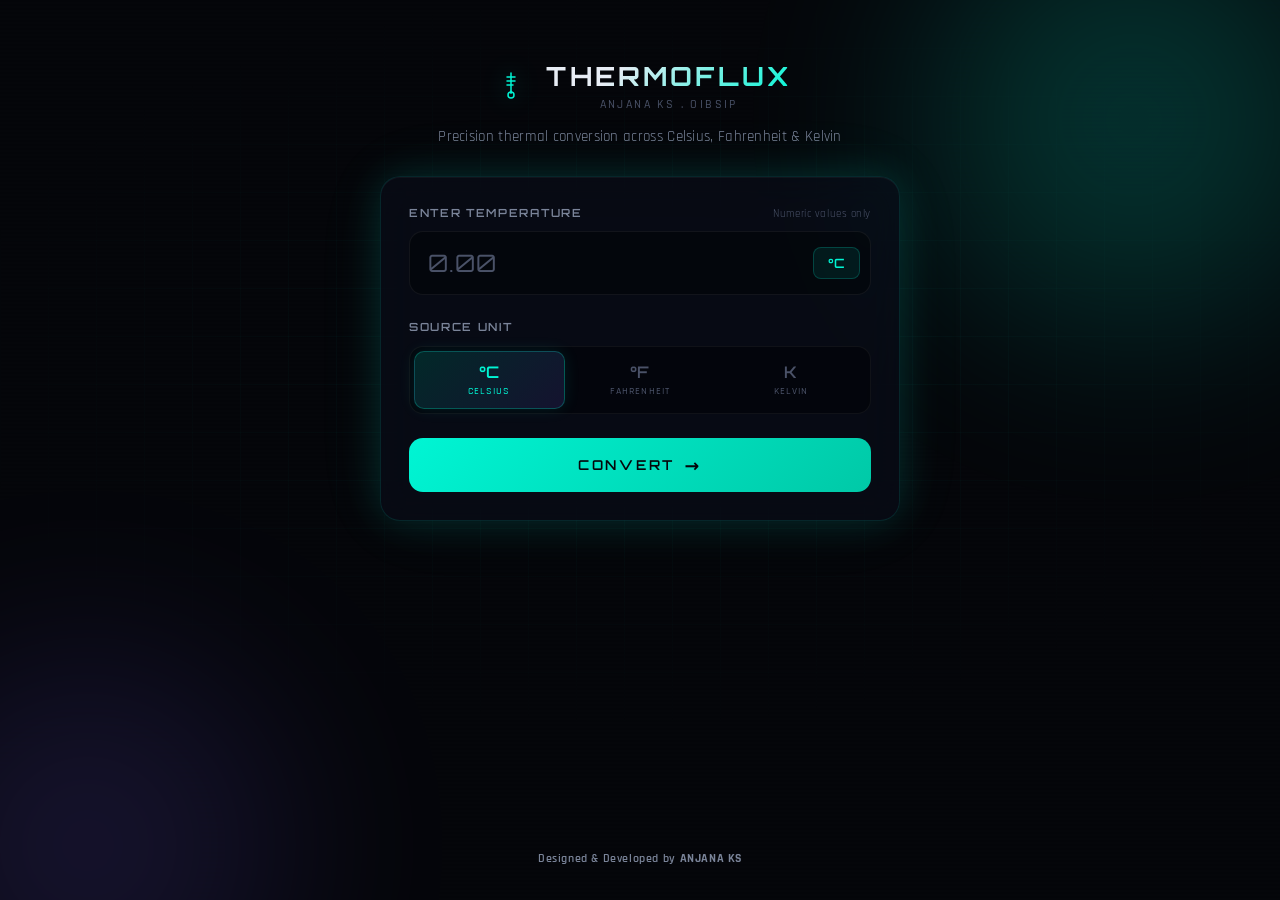
<file: Anjanaks_Task3/index.html>
<!DOCTYPE html>
<html lang="en">
<head>
  <meta charset="UTF-8" />
  <meta name="viewport" content="width=device-width, initial-scale=1.0" />
  <meta name="description" content="OIBSIP Level 1 Task 3 — Advanced Temperature Converter with real-time multi-unit output." />
  <title>ThermoFlux | Advanced Temperature Converter</title>

  <!-- Typography: geometric sans for cyber-minimal aesthetic -->
  <link rel="preconnect" href="https://fonts.googleapis.com" />
  <link rel="preconnect" href="https://fonts.gstatic.com" crossorigin />
  <link href="https://fonts.googleapis.com/css2?family=Orbitron:wght@400;500;600;700&family=Rajdhani:wght@300;400;500;600;700&display=swap" rel="stylesheet" />

  <link rel="stylesheet" href="css/styles.css" />
</head>
<body>
  <!-- Ambient background layers -->
  <div class="ambient" aria-hidden="true">
    <div class="ambient__grid"></div>
    <div class="ambient__orb ambient__orb--cyan"></div>
    <div class="ambient__orb ambient__orb--violet"></div>
    <div class="ambient__scanline"></div>
  </div>

  <main class="app">
    <header class="app__header">
      <div class="brand">
        <span class="brand__icon" aria-hidden="true">
          <svg viewBox="0 0 32 32" fill="none" xmlns="http://www.w3.org/2000/svg">
            <path d="M16 4v20M12 8h8M12 12h8M12 16h6" stroke="currentColor" stroke-width="1.5" stroke-linecap="round"/>
            <circle cx="16" cy="26" r="3" stroke="currentColor" stroke-width="1.5"/>
            <path d="M16 22v2" stroke="currentColor" stroke-width="1.5" stroke-linecap="round"/>
          </svg>
        </span>
        <div class="brand__text">
          <h1 class="brand__title">ThermoFlux</h1>
          <p class="brand__subtitle">ANJANA KS . OIBSIP</p>
        </div>
      </div>
      <p class="app__tagline">Precision thermal conversion across Celsius, Fahrenheit &amp; Kelvin</p>
    </header>

    <section class="converter glass" aria-labelledby="converter-heading">
      <h2 id="converter-heading" class="sr-only">Temperature Converter</h2>

      <!-- Input group with validation feedback -->
      <div class="field" id="temperature-field">
        <label class="field__label" for="temperature-input">
          <span class="field__label-text">Enter Temperature</span>
          <span class="field__label-hint">Numeric values only</span>
        </label>

        <div class="field__control" id="input-wrapper">
          <input
            type="text"
            inputmode="decimal"
            id="temperature-input"
            class="field__input"
            placeholder="0.00"
            autocomplete="off"
            spellcheck="false"
            aria-describedby="input-error"
            aria-invalid="false"
          />
          <span class="field__unit-badge" id="input-unit-badge" aria-live="polite">°C</span>
        </div>

        <!-- Inline validation badge — no browser alerts -->
        <div class="field__error" id="input-error" role="alert" aria-live="assertive" hidden>
          <span class="field__error-icon" aria-hidden="true">!</span>
          <span class="field__error-text" id="error-message"></span>
        </div>
      </div>

      <!-- Custom segmented unit selector -->
      <fieldset class="unit-selector" id="unit-selector">
        <legend class="unit-selector__legend">Source Unit</legend>
        <div class="unit-selector__track" role="radiogroup" aria-label="Select source temperature unit">
          <button type="button" class="unit-selector__option is-active" data-unit="celsius" role="radio" aria-checked="true">
            <span class="unit-selector__symbol">°C</span>
            <span class="unit-selector__name">Celsius</span>
          </button>
          <button type="button" class="unit-selector__option" data-unit="fahrenheit" role="radio" aria-checked="false">
            <span class="unit-selector__symbol">°F</span>
            <span class="unit-selector__name">Fahrenheit</span>
          </button>
          <button type="button" class="unit-selector__option" data-unit="kelvin" role="radio" aria-checked="false">
            <span class="unit-selector__symbol">K</span>
            <span class="unit-selector__name">Kelvin</span>
          </button>
          <span class="unit-selector__indicator" id="unit-indicator" aria-hidden="true"></span>
        </div>
      </fieldset>

      <!-- Convert action -->
      <button type="button" class="btn-convert" id="convert-btn">
        <span class="btn-convert__glow" aria-hidden="true"></span>
        <span class="btn-convert__text">Convert</span>
        <span class="btn-convert__arrow" aria-hidden="true">→</span>
      </button>
    </section>

    <!-- Results grid — displays BOTH other units simultaneously -->
    <section class="results" id="results-section" aria-labelledby="results-heading" hidden>
      <h2 id="results-heading" class="results__heading">
        <span class="results__heading-dot" aria-hidden="true"></span>
        Conversion Output
      </h2>

      <div class="results__grid" id="results-grid">
        <!-- Cards injected dynamically by app.js -->
      </div>
    </section>

    <footer class="app__footer">
      <p><strong>Designed & Developed by <b> ANJANA KS</b></strong></p>
    </footer>
  </main>

  <script src="js/converter.js"></script>
  <script src="js/app.js"></script>
</body>
</html>
</file>
<file: Anjanaka_Task2/style.css>
/* ============================================
   ROOT VARIABLES — Editorial Coffee Palette (From download.jpg)
   ============================================ */
   :root {
    /* Theme Base Tones */
    --bg-deep: #E8D8C4;         /* The warm cream light background */
    --bg-deep-alt: #F3EAE0;     /* Slightly lighter cream for stark card depth */
    
    /* Text Colors */
    --text-primary: #561C24;    /* Rich, deep espresso burgundy for ultra-readable text */
    --text-secondary: #6D2932;  /* Medium roast burgundy for descriptions/subtle text */
    --text-muted: #8B6E65;      /* Muted clay tone for details/captions */
  
    /* Structural Accents */
    --glass-fill: rgba(86, 28, 36, 0.03);
    --glass-fill-strong: rgba(86, 28, 36, 0.06);
    --glass-border: rgba(109, 41, 50, 0.15);
    --glass-border-hover: #561C24; 
  
    /* Brand Accents */
    --accent: #561C24;          /* Main striking espresso burgundy */
    --accent-warm: #6D2932;     /* Secondary soft maroon blend */
    --accent-latte: #C7B7A3;    /* Smooth taupe/latte element tone */
    --accent-soft: rgba(86, 28, 36, 0.08);
    --accent-glow: rgba(86, 28, 36, 0.12);
  
    --teal: #6D2932;            /* Kept uniform with the color story */
    --teal-soft: rgba(109, 41, 50, 0.08);
  
    /* Typography */
    --font-display: "Plus Jakarta Sans", "Inter", system-ui, sans-serif;
    --font-mono: "Space Mono", "SFMono-Regular", monospace;
  
    /* Layout */
    --container-max: 1180px;
    --gap-section: clamp(4rem, 10vw, 8rem);
    --radius-lg: 24px;
    --radius-md: 16px;
    --radius-sm: 10px;
  
    /* Motion */
    --ease: cubic-bezier(0.16, 1, 0.3, 1);
    --transition-fast: 0.2s var(--ease);
    --transition-med: 0.4s var(--ease);
  }
  
  /* ============================================
     RESET & SYSTEM BASICS
     ============================================ */
  * {
    margin: 0;
    padding: 0;
    box-sizing: border-box;
  }
  
  html {
    scroll-behavior: smooth;
  }
  
  body {
    background: var(--bg-deep);
    color: var(--text-primary);
    font-family: var(--font-display);
    font-size: 16px;
    line-height: 1.6;
    overflow-x: hidden;
    -webkit-font-smoothing: antialiased;
  }
  
  img {
    max-width: 100%;
    display: block;
  }
  
  a {
    color: inherit;
    text-decoration: none;
  }
  
  ul, ol {
    list-style: none;
  }
  
  button {
    font-family: inherit;
    cursor: pointer;
    border: none;
    background: none;
  }
  
  ::selection {
    background: var(--accent-soft);
    color: var(--accent);
  }
  
  a:focus-visible,
  button:focus-visible,
  input:focus-visible,
  textarea:focus-visible {
    outline: 2px solid var(--accent);
    outline-offset: 3px;
    border-radius: var(--radius-sm);
  }
  
  @media (prefers-reduced-motion: reduce) {
    *,
    *::before,
    *::after {
      animation-duration: 0.01ms !important;
      transition-duration: 0.01ms !important;
      scroll-behavior: auto !important;
    }
  }
  
  /* ============================================
     BACKGROUND LAYERS (Warm Subtle Gradients)
     ============================================ */
  .bg-grid {
    position: fixed;
    inset: 0;
    z-index: -2;
    background-image:
      linear-gradient(rgba(86, 28, 36, 0.015) 1px, transparent 1px),
      linear-gradient(90deg, rgba(86, 28, 36, 0.015) 1px, transparent 1px);
    background-size: 64px 64px;
    mask-image: radial-gradient(ellipse 80% 60% at 50% 0%, black 50%, transparent 95%);
  }
  
  .bg-glow {
    position: fixed;
    border-radius: 50%;
    filter: blur(140px);
    z-index: -1;
    pointer-events: none;
    opacity: 0.3;
  }
  
  .bg-glow--one {
    width: 520px;
    height: 520px;
    background: radial-gradient(circle, var(--accent-latte), transparent 70%);
    top: -160px;
    right: -120px;
  }
  
  .bg-glow--two {
    width: 600px;
    height: 600px;
    background: radial-gradient(circle, var(--accent-warm), transparent 80%);
    bottom: 10%;
    left: -200px;
  }
  
  /* ============================================
     UTILITY: COMPONENT CARDS
     ============================================ */
  .glass-card {
    background: var(--bg-deep-alt);
    border: 1px solid var(--glass-border);
    border-radius: var(--radius-lg);
    box-shadow: 0 4px 24px rgba(86, 28, 36, 0.02);
    padding: clamp(1.75rem, 3vw, 2.75rem);
    transition: border-color var(--transition-med), transform var(--transition-med),
      box-shadow var(--transition-med);
  }
  
  .glass-card:hover {
    border-color: var(--glass-border-hover);
    box-shadow: 0 16px 35px -10px rgba(86, 28, 36, 0.08);
  }
  
  /* ============================================
     TYPOGRAPHY HELPERS
     ============================================ */
  .eyebrow {
    font-family: var(--font-mono);
    font-size: 0.78rem;
    letter-spacing: 0.12em;
    text-transform: uppercase;
    color: var(--text-secondary);
    margin-bottom: 0.85rem;
  }
  
  .section__title {
    font-size: clamp(2rem, 4vw, 3rem);
    font-weight: 700;
    letter-spacing: -0.02em;
    color: var(--text-primary);
  }
  
  .section__head {
    margin-bottom: clamp(2.5rem, 5vw, 4rem);
  }
  
  /* ============================================
     BUTTONS
     ============================================ */
  .btn {
    display: inline-flex;
    align-items: center;
    justify-content: center;
    gap: 0.5rem;
    padding: 0.95rem 2rem;
    border-radius: 999px;
    font-weight: 600;
    font-size: 0.95rem;
    letter-spacing: 0.01em;
    transition: transform var(--transition-fast), box-shadow var(--transition-fast),
      background var(--transition-fast), border-color var(--transition-fast),
      color var(--transition-fast);
    white-space: nowrap;
  }
  
  .btn--primary {
    background: var(--accent);
    color: #E8D8C4; /* Soft sand font contrast */
    box-shadow: 0 8px 25px -8px rgba(86, 28, 36, 0.3);
  }
  
  .btn--primary:hover {
    transform: translateY(-2px);
    background: var(--text-secondary);
    box-shadow: 0 12px 30px -8px rgba(86, 28, 36, 0.4);
  }
  
  .btn--ghost {
    background: var(--bg-deep-alt);
    border: 1px solid var(--glass-border);
    color: var(--text-primary);
  }
  
  .btn--ghost:hover {
    border-color: var(--glass-border-hover);
    transform: translateY(-2px);
    background: rgba(86, 28, 36, 0.02);
  }
  
  /* ============================================
     NAVIGATION
     ============================================ */
  .nav {
    position: fixed;
    top: 0;
    left: 0;
    right: 0;
    z-index: 100;
    display: flex;
    align-items: center;
    justify-content: space-between;
    padding: 1.25rem clamp(1.5rem, 5vw, 4rem);
    background: rgba(232, 216, 196, 0.85);
    border-bottom: 1px solid transparent;
    backdrop-filter: blur(16px);
    -webkit-backdrop-filter: blur(16px);
    transition: border-color var(--transition-med), background var(--transition-med);
  }
  
  .nav.is-scrolled {
    border-bottom-color: var(--glass-border);
    background: rgba(232, 216, 196, 0.95);
  }
  
  .nav__brand {
    font-family: var(--font-mono);
    font-weight: 700;
    font-size: 1.15rem;
    letter-spacing: 0.04em;
  }
  
  .nav__brand-dot {
    color: var(--accent);
  }
  
  .nav__links {
    display: flex;
    gap: clamp(1.25rem, 2vw, 2.5rem);
  }
  
  .nav__links a {
    font-size: 0.92rem;
    color: var(--text-secondary);
    position: relative;
    padding-bottom: 0.3rem;
    transition: color var(--transition-fast);
  }
  
  .nav__links a::after {
    content: "";
    position: absolute;
    left: 0;
    bottom: 0;
    width: 0;
    height: 1.5px;
    background: var(--accent);
    transition: width var(--transition-med);
  }
  
  .nav__links a:hover {
    color: var(--text-primary);
  }
  
  .nav__links a:hover::after {
    width: 100%;
  }
  
  .nav__toggle {
    display: none;
    flex-direction: column;
    gap: 5px;
    width: 28px;
  }
  
  .nav__toggle span {
    display: block;
    height: 2px;
    width: 100%;
    background: var(--text-primary);
    border-radius: 2px;
    transition: transform var(--transition-fast), opacity var(--transition-fast);
  }
  
  /* ============================================
     HERO SECTION
     ============================================ */
  .hero {
    min-height: 100vh;
    display: grid;
    grid-template-columns: 1.15fr 0.85fr;
    align-items: center;
    gap: clamp(2rem, 5vw, 5rem);
    max-width: var(--container-max);
    margin: 0 auto;
    padding: clamp(7rem, 12vh, 9rem) clamp(1.5rem, 5vw, 4rem) 4rem;
  }
  
  .hero__title {
    font-size: clamp(3rem, 8vw, 6rem);
    font-weight: 800;
    line-height: 1.02;
    letter-spacing: -0.03em;
    margin-bottom: 1.5rem;
    color: var(--text-primary);
  }
  
  .hero__title-accent {
    color: var(--accent);
  }
  
  .hero__desc {
    max-width: 540px;
    color: var(--text-secondary);
    font-size: clamp(1rem, 1.1vw, 1.125rem);
    margin-bottom: 2.25rem;
  }
  
  .hero__cta {
    display: flex;
    gap: 1rem;
    flex-wrap: wrap;
  }
  
  .hero__visual {
    position: relative;
    display: flex;
    justify-content: center;
    align-items: center;
  }
  
  .portrait-frame {
    position: relative;
    width: clamp(240px, 32vw, 380px);
    height: clamp(240px, 32vw, 380px);
  }
  
  .portrait-frame__ring {
    position: absolute;
    inset: -14px;
    border-radius: 50%;
    border: 1px solid var(--glass-border);
    box-shadow: inset 0 0 20px rgba(86, 28, 36, 0.03);
    animation: spin-slow 30s linear infinite;
  }
  
  .portrait-frame__ring::before {
    content: "";
    position: absolute;
    width: 8px;
    height: 8px;
    border-radius: 50%;
    background: var(--accent-latte);
    top: -4px;
    left: 50%;
    transform: translateX(-50%);
  }
  
  @keyframes spin-slow {
    to { transform: rotate(360deg); }
  }
  
  .portrait-frame__img {
    width: 100%;
    height: 100%;
    object-fit: cover;
    border-radius: 50%;
    border: 1px solid var(--glass-border);
    background: var(--glass-fill-strong);
  }
  
  .hero__badge {
    position: absolute;
    bottom: clamp(-1rem, -2vw, 0.5rem);
    left: 50%;
    transform: translateX(-50%);
    display: flex;
    flex-direction: column;
    gap: 0.2rem;
    padding: 0.75rem 1.5rem;
    background: var(--bg-deep-alt);
    border: 1px solid var(--glass-border);
    border-radius: var(--radius-md);
    box-shadow: 0 10px 25px rgba(86, 28, 36, 0.05);
    font-family: var(--font-mono);
    font-size: 0.75rem;
    white-space: nowrap;
    text-align: center;
  }
  
  .hero__badge-label {
    color: var(--text-muted);
    text-transform: uppercase;
    letter-spacing: 0.1em;
    font-size: 0.65rem;
  }
  
  .hero__badge-value {
    display: flex;
    align-items: center;
    justify-content: center;
    gap: 0.45rem;
    color: var(--text-primary);
  }
  
  .pulse-dot {
    display: inline-block;
    width: 8px;
    height: 8px;
    border-radius: 50%;
    background: var(--accent);
    animation: pulse 2.4s infinite;
  }
  
  @keyframes pulse {
    0% { box-shadow: 0 0 0 0 rgba(109, 41, 50, 0.4); }
    70% { box-shadow: 0 0 0 8px rgba(109, 41, 50, 0); }
    100% { box-shadow: 0 0 0 0 rgba(109, 41, 50, 0); }
  }
  
  /* ============================================
     QUICK CONTACT STRIP
     ============================================ */

  
  .quick-strip {
    max-width: var(--container-max);
    margin: 0 auto;
    padding: 0 clamp(1.5rem, 5vw, 4rem) clamp(2rem, 5vh, 3rem);
    display: flex;
    flex-wrap: wrap;
    gap: 0.75rem;
  }
  
  .quick-strip__item {
    display: inline-flex;
    align-items: center;
    gap: 0.55rem;
    padding: 0.6rem 1.1rem;
    font-family: var(--font-mono);
    font-size: 0.82rem;
    color: var(--text-secondary);
    background: var(--bg-deep-alt);
    border: 1px solid var(--glass-border);
    border-radius: 999px;
    transition: border-color var(--transition-fast), color var(--transition-fast),
      transform var(--transition-fast);
  }
  
  .quick-strip__item:hover {
    border-color: var(--glass-border-hover);
    color: var(--accent);
    transform: translateY(-2px);
  }
  
  .quick-strip__icon {
    color: var(--accent);
  }
  
  /* ============================================
     SECTION LAYOUT
     ============================================ */
  .section {
    max-width: var(--container-max);
    margin: 0 auto;
    padding: var(--gap-section) clamp(1.5rem, 5vw, 4rem);
    opacity: 0;
    transform: translateY(30px);
    transition: opacity 0.6s var(--ease), transform 0.6s var(--ease);
  }
  
  .section.is-visible {
    opacity: 1;
    transform: translateY(0);
  }
  
  /* ============================================
     ABOUT ME ARCHITECTURE
     ============================================ */
  .about__grid {
    display: grid;
    grid-template-columns: 1.1fr 1fr;
    gap: clamp(1.5rem, 3vw, 2.5rem);
  }
  
  .about__heading {
    font-size: 1.4rem;
    font-weight: 700;
    margin-bottom: 1rem;
  }
  
  .about__primary {
    font-size: 1.05rem;
    font-weight: 600;
    margin-bottom: 0.75rem;
  }
  
  .about__secondary {
    color: var(--text-secondary);
    font-size: 0.95rem;
  }
  
  .about__stats {
    display: flex;
    align-items: center;
    gap: clamp(1rem, 3vw, 2rem);
    margin-top: 2.25rem;
    padding-top: 2rem;
    border-top: 1px solid var(--glass-border);
  }
  
  .about__stat {
    display: flex;
    flex-direction: column;
  }
  
  .about__stat-value {
    font-family: var(--font-mono);
    font-size: clamp(1.75rem, 3vw, 2.2rem);
    font-weight: 700;
    color: var(--accent);
    line-height: 1;
  }
  
  .about__stat-label {
    margin-top: 0.4rem;
    font-size: 0.75rem;
    color: var(--text-muted);
    text-transform: uppercase;
    letter-spacing: 0.08em;
  }
  
  .about__stat-divider {
    width: 1px;
    height: 35px;
    background: var(--glass-border);
  }
  
  .values-list {
    display: flex;
    flex-direction: column;
    gap: 1.5rem;
  }
  
  .values-list li {
    display: flex;
    gap: 1.25rem;
    align-items: flex-start;
  }
  
  .values-list__tag {
    font-family: var(--font-mono);
    font-size: 0.8rem;
    color: var(--accent);
    border: 1px solid var(--glass-border);
    border-radius: 999px;
    padding: 0.35rem 0.6rem;
    flex-shrink: 0;
    background: var(--bg-deep);
  }
  
  .values-list strong {
    display: block;
    font-size: 1.02rem;
    margin-bottom: 0.3rem;
  }
  
  .values-list p {
    color: var(--text-secondary);
    font-size: 0.92rem;
  }
  
  /* ============================================
     SKILLS GRID
     ============================================ */
  .skills {
    display: flex;
    flex-direction: column;
    gap: clamp(2rem, 4vw, 3rem);
  }
  
  .skills__category-title {
    font-family: var(--font-mono);
    font-size: 0.85rem;
    letter-spacing: 0.08em;
    text-transform: uppercase;
    color: var(--text-secondary);
    margin-bottom: 1.25rem;
    border-left: 2px solid var(--accent);
    padding-left: 0.75rem;
  }
  
  .skills__grid {
    display: grid;
    grid-template-columns: repeat(5, 1fr);
    gap: 0.85rem;
  }
  
  .skills__grid--wide {
    grid-template-columns: repeat(2, 1fr);
  }
  
  .tech-card {
    position: relative;
    display: flex;
    flex-direction: column;
    gap: 0.75rem;
    padding: 1.25rem;
    background: var(--bg-deep-alt);
    border: 1px solid var(--glass-border);
    border-radius: var(--radius-md);
    transition: transform var(--transition-fast), border-color var(--transition-fast),
      background var(--transition-fast), box-shadow var(--transition-fast);
  }
  
  .tech-card:hover {
    transform: translateY(-4px);
    border-color: var(--glass-border-hover);
    box-shadow: 0 10px 20px rgba(86, 28, 36, 0.03);
  }
  
  .tech-card__icon {
    font-family: var(--font-mono);
    font-size: 1.05rem;
    font-weight: 700;
    color: var(--accent);
    width: 38px;
    height: 38px;
    display: flex;
    align-items: center;
    justify-content: center;
    border: 1px solid var(--glass-border);
    border-radius: var(--radius-sm);
    background: var(--bg-deep);
  }
  
  .tech-card__name {
    font-size: 0.9rem;
    font-weight: 600;
  }
  
  .tech-card--wide {
    flex-direction: row;
    align-items: center;
    gap: 1.25rem;
  }
  
  /* ============================================
     JOURNEY TIMELINE
     ============================================ */
  .timeline {
    position: relative;
    display: flex;
    flex-direction: column;
    gap: clamp(2rem, 5vw, 3.5rem);
    padding-left: clamp(1.5rem, 4vw, 3rem);
    border-left: 1px solid var(--glass-border);
  }
  
  .timeline__item {
    position: relative;
  }
  
  .timeline__marker {
    position: absolute;
    left: clamp(-1.94rem, -4.44vw, -3.44rem);
    top: 0.4rem;
    width: 12px;
    height: 12px;
    border-radius: 50%;
    background: var(--bg-deep);
    border: 2px solid var(--accent);
  }
  
  .timeline__date {
    display: inline-block;
    font-family: var(--font-mono);
    font-size: 0.78rem;
    letter-spacing: 0.08em;
    color: var(--accent);
    text-transform: uppercase;
    margin-bottom: 0.6rem;
  }
  
  .timeline__title {
    font-size: 1.2rem;
    font-weight: 700;
    margin-bottom: 0.6rem;
  }
  
  .timeline__desc {
    color: var(--text-secondary);
    font-size: 0.95rem;
    max-width: 620px;
  }
  
  .timeline__card {
    padding: clamp(1.5rem, 2.5vw, 2rem);
  }
  
  /* ============================================
     CERTIFICATIONS
     ============================================ */
  .achievements {
    margin-top: clamp(2.5rem, 5vw, 4rem);
  }
  
  .achievements__title {
    font-family: var(--font-mono);
    font-size: 0.85rem;
    letter-spacing: 0.08em;
    text-transform: uppercase;
    color: var(--text-secondary);
    margin-bottom: 1.25rem;
    border-left: 2px solid var(--accent-latte);
    padding-left: 0.75rem;
  }
  
  .achievements__grid {
    display: grid;
    grid-template-columns: repeat(2, 1fr);
    gap: 1rem;
  }
  
  .achievement-card {
    display: flex;
    align-items: flex-start;
    gap: 1.1rem;
    padding: 1.25rem 1.5rem;
  }
  
  .achievement-card__icon {
    color: var(--accent-latte);
    font-size: 1.1rem;
    flex-shrink: 0;
    margin-top: 0.2rem;
  }
  
  .achievement-card strong {
    display: block;
    font-size: 0.98rem;
    margin-bottom: 0.25rem;
  }
  
  .achievement-card p {
    color: var(--text-secondary);
    font-size: 0.88rem;
  }
  
  /* ============================================
     WORK & REALISTIC PROJECT CARDS
     ============================================ */
  .work-grid {
    display: grid;
    grid-template-columns: repeat(3, 1fr);
    gap: clamp(1.25rem, 2.5vw, 1.75rem);
  }
  
  .project-card {
    border-radius: var(--radius-lg);
    border: 1px solid var(--glass-border);
    background: var(--bg-deep-alt);
    overflow: hidden;
    display: flex;
    flex-direction: column;
    transition: border-color var(--transition-med), transform var(--transition-med), box-shadow var(--transition-med);
  }
  
  .project-card:hover {
    border-color: var(--glass-border-hover);
    transform: translateY(-4px);
    box-shadow: 0 15px 35px rgba(86, 28, 36, 0.05);
  }
  
  .project-card__media {
    position: relative;
    aspect-ratio: 16 / 10;
    overflow: hidden;
  }
  
  .project-card__placeholder {
    width: 100%;
    height: 100%;
    display: flex;
    align-items: center;
    justify-content: center;
    text-align: center;
    font-family: var(--font-mono);
    font-size: 0.9rem;
    letter-spacing: 0.05em;
    color: var(--text-secondary);
    /* Uses palette #C7B7A3 to create clean flat placeholder layers */
    background: linear-gradient(135deg, #E2DCD5, #C7B7A3);
    border-bottom: 1px solid var(--glass-border);
    padding: 1.5rem;
  }
  
  .project-card__placeholder--alt {
    background: linear-gradient(135deg, #C7B7A3, #B8A893);
    color: #561C24;
  }
  
  .project-card__overlay {
    position: absolute;
    inset: 0;
    display: flex;
    align-items: center;
    justify-content: center;
    padding: 1.5rem;
    background: rgba(232, 216, 196, 0.95);
    opacity: 0;
    transition: opacity var(--transition-fast);
  }
  
  .project-card:hover .project-card__overlay {
    opacity: 1;
  }
  
  .project-card__link {
    display: inline-flex;
    align-items: center;
    gap: 0.5rem;
    padding: 0.65rem 1.25rem;
    border-radius: 999px;
    background: var(--accent);
    color: #E8D8C4;
    font-weight: 700;
    font-size: 0.85rem;
  }
  
  .project-card__body {
    padding: 1.5rem;
    display: flex;
    flex-direction: column;
    gap: 0.5rem;
  }
  
  .project-card__tag {
    font-family: var(--font-mono);
    font-size: 0.72rem;
    letter-spacing: 0.1em;
    text-transform: uppercase;
    color: var(--text-secondary);
  }
  
  .project-card__title {
    font-size: 1.1rem;
    font-weight: 700;
  }
  
  .project-card__desc {
    color: var(--text-secondary);
    font-size: 0.9rem;
  }
  
  /* ============================================
     CONTACT SECTION INPUTS
     ============================================ */
  .contact {
    display: grid;
    grid-template-columns: 1.3fr 1fr;
    gap: clamp(1.5rem, 3vw, 2.5rem);
    align-items: stretch;
  }
  
  .contact__form {
    display: flex;
    flex-direction: column;
    gap: 1.5rem;
  }
  
  .field {
    position: relative;
  }
  
  .field input,
  .field textarea {
    width: 100%;
    padding: 1.2rem 1rem 0.5rem;
    background: var(--bg-deep);
    border: 1px solid var(--glass-border);
    border-radius: var(--radius-sm);
    color: var(--text-primary);
    font-family: inherit;
    font-size: 1rem;
    resize: vertical;
    transition: border-color var(--transition-fast), background var(--transition-fast);
  }
  
  .field textarea {
    padding-top: 1.5rem;
    min-height: 130px;
  }
  
  .field input:focus,
  .field textarea:focus {
    outline: none;
    border-color: var(--accent);
    background: #ffffff;
  }
  
  .field label {
    position: absolute;
    left: 1rem;
    top: 1rem;
    font-size: 1rem;
    color: var(--text-muted);
    pointer-events: none;
    transition: transform var(--transition-fast), font-size var(--transition-fast),
      color var(--transition-fast), top var(--transition-fast);
  }
  
  .field input:focus + label,
  .field input:not(:placeholder-shown) + label,
  .field textarea:focus + label,
  .field textarea:not(:placeholder-shown) + label {
    top: 0.35rem;
    font-size: 0.72rem;
    color: var(--accent);
    letter-spacing: 0.05em;
    text-transform: uppercase;
  }
  
  .contact__submit {
    align-self: flex-start;
  }
  
  .contact__status {
    font-family: var(--font-mono);
    font-size: 0.85rem;
    color: var(--accent);
  }
  
  .contact__info-card {
    display: flex;
    flex-direction: column;
    justify-content: center;
    gap: 1.25rem;
    height: 100%;
  }
  
  .contact__email {
    font-family: var(--font-mono);
    font-size: 1rem;
    font-weight: 700;
    color: var(--accent);
    border-bottom: 1px solid transparent;
    align-self: flex-start;
  }
  
  .contact__email:hover {
    border-color: var(--accent);
  }
  
  /* ============================================
     FOOTER STRUCTURE
     ============================================ */
  .footer {
    max-width: var(--container-max);
    margin: 0 auto;
    padding: 3rem clamp(1.5rem, 5vw, 4rem) 2.5rem;
    border-top: 1px solid var(--glass-border);
  }
  
  .footer__top {
    display: flex;
    justify-content: space-between;
    align-items: flex-end;
    flex-wrap: wrap;
    gap: 2rem;
    margin-bottom: 2.5rem;
  }
  
  .footer__brand {
    display: flex;
    flex-direction: column;
    gap: 0.3rem;
  }
  
  .footer__name {
    font-size: 1.4rem;
    font-weight: 800;
  }
  
  .footer__tag {
    font-family: var(--font-mono);
    font-size: 0.8rem;
    color: var(--text-muted);
  }
  
  .footer__socials {
    display: flex;
    gap: 0.6rem;
    flex-wrap: wrap;
  }
  
  .social-link {
    display: flex;
    align-items: center;
    gap: 0.6rem;
    padding: 0.6rem 1rem;
    border: 1px solid var(--glass-border);
    border-radius: 999px;
    font-size: 0.85rem;
    background: var(--bg-deep-alt);
    transition: border-color var(--transition-fast), color var(--transition-fast),
      transform var(--transition-fast);
  }
  
  .social-link__icon {
    font-family: var(--font-mono);
    font-weight: 700;
    font-size: 0.85rem;
    color: var(--accent);
  }
  
  .social-link:hover {
    border-color: var(--glass-border-hover);
    color: var(--accent);
    transform: translateY(-2px);
  }
  
  .footer__bottom {
    font-size: 0.82rem;
    color: var(--text-muted);
    text-align: center;
  }
  
  /* ============================================
     RESPONSIVE MEDIA LAYOUTS
     ============================================ */
  @media (max-width: 1024px) {
    .work-grid {
      grid-template-columns: repeat(2, 1fr);
    }
    .skills__grid {
      grid-template-columns: repeat(3, 1fr);
    }
  }
  
  @media (max-width: 768px) {
    .hero {
      grid-template-columns: 1fr;
      padding-top: 8rem;
    }
    .hero__visual {
      order: -1;
    }
    .about__grid, .contact, .work-grid {
      grid-template-columns: 1fr;
    }
    .skills__grid {
      grid-template-columns: repeat(2, 1fr);
    }
    .nav__links {
      position: absolute;
      top: 100%;
      left: 0;
      right: 0;
      flex-direction: column;
      background: #E8D8C4;
      border-bottom: 1px solid var(--glass-border);
      padding: 1.5rem;
      gap: 1rem;
      display: none;
    }
    .nav__links.is-open {
      display: flex;
    }
    .nav__toggle {
      display: flex;
    }
  }
</file>
<file: Anjanaks_Task1/style.css>
/* ============================================================
   AURAGRID — Visual Moodboard Discovery Landing Page
   Background  : #F9F9F9 (studio-gallery off-white)
   Text        : #111111 (sharp charcoal)
   Headings    : Cormorant Garamond (serif)
   UI / Tags   : Plus Jakarta Sans (sans-serif)
   Transition  : cubic-bezier(0.25, 1, 0.5, 1) 0.4s
   ============================================================ */

/* --- CSS Custom Properties --- */
:root {
  --color-bg:          #F9F9F9;
  --color-white:       #FFFFFF;
  --color-text:        #111111;
  --color-muted:       #6B6B6B;
  --color-border:      #E5E5E5;
  --color-border-dark: #CCCCCC;

  --font-serif:  'Cormorant Garamond', Georgia, 'Times New Roman', serif;
  --font-sans:   'Plus Jakarta Sans', system-ui, -apple-system, sans-serif;

  --ease-premium:  cubic-bezier(0.25, 1, 0.5, 1) 0.4s;

  --space-xs:   0.5rem;
  --space-sm:   1rem;
  --space-md:   1.5rem;
  --space-lg:   2.5rem;
  --space-xl:   4rem;
  --space-2xl:  6rem;

  --max-width:  1280px;
  --nav-height: 68px;

  --shadow-card:       0 2px 12px rgba(17, 17, 17, 0.06);
  --shadow-card-hover: 0 16px 40px rgba(17, 17, 17, 0.12);
}

/* --- Reset & Base --- */
*,
*::before,
*::after {
  box-sizing: border-box;
  margin: 0;
  padding: 0;
}

html {
  scroll-behavior: smooth;
  -webkit-text-size-adjust: 100%;
}

body {
  font-family: var(--font-sans);
  font-size: 1rem;
  font-weight: 400;
  line-height: 1.6;
  color: var(--color-text);
  background-color: var(--color-bg);
  overflow-x: hidden;
}

img,
svg {
  display: block;
  max-width: 100%;
}

a {
  color: inherit;
  text-decoration: none;
}

ul {
  list-style: none;
}

button,
input {
  font-family: inherit;
  font-size: inherit;
  border: none;
  outline: none;
  background: none;
}

/* Screen-reader only utility */
.visually-hidden {
  position: absolute;
  width: 1px;
  height: 1px;
  padding: 0;
  margin: -1px;
  overflow: hidden;
  clip: rect(0, 0, 0, 0);
  white-space: nowrap;
  border: 0;
}

/* ============================================================
   HEADER & NAVIGATION
   ============================================================ */
.site-header {
  position: sticky;
  top: 0;
  z-index: 100;
  background-color: rgba(249, 249, 249, 0.9);
  backdrop-filter: blur(14px);
  -webkit-backdrop-filter: blur(14px);
  border-bottom: 1px solid var(--color-border);
}

.nav {
  position: relative;
  display: flex;
  align-items: center;
  justify-content: space-between;
  gap: var(--space-md);
  max-width: var(--max-width);
  margin: 0 auto;
  padding: 0 var(--space-lg);
  height: var(--nav-height);
}

.nav__logo {
  font-family: var(--font-sans);
  font-size: 1.125rem;
  font-weight: 600;
  letter-spacing: -0.03em;
  color: var(--color-text);
  flex-shrink: 0;
  transition: var(--ease-premium);
}

.nav__logo:hover {
  opacity: 0.65;
}

.nav__links {
  display: flex;
  align-items: center;
  gap: var(--space-lg);
}

.nav__link {
  font-size: 0.875rem;
  font-weight: 500;
  letter-spacing: 0.01em;
  color: var(--color-muted);
  transition: var(--ease-premium);
  white-space: nowrap;
}

.nav__link:hover {
  color: var(--color-text);
}

.nav__cta {
  display: inline-flex;
  align-items: center;
  justify-content: center;
  padding: 0.5625rem 1.125rem;
  font-size: 0.8125rem;
  font-weight: 600;
  letter-spacing: 0.02em;
  color: var(--color-text);
  border: 1.5px solid var(--color-text);
  border-radius: 100px;
  white-space: nowrap;
  flex-shrink: 0;
  transition: var(--ease-premium);
}

.nav__cta:hover {
  background-color: var(--color-text);
  color: var(--color-white);
}

/* Mobile toggle */
.nav__toggle {
  display: none;
  flex-direction: column;
  justify-content: center;
  gap: 6px;
  width: 28px;
  height: 28px;
  cursor: pointer;
  flex-shrink: 0;
}

.nav__toggle-bar {
  display: block;
  width: 100%;
  height: 1.5px;
  background-color: var(--color-text);
  transition: var(--ease-premium);
}

/* ============================================================
   HERO SECTION
   ============================================================ */
.hero {
  display: flex;
  flex-direction: column;
  align-items: center;
  text-align: center;
  gap: var(--space-md);
  max-width: 760px;
  margin: 0 auto;
  padding: var(--space-2xl) var(--space-lg) var(--space-xl);
}

.hero__headline {
  font-family: var(--font-serif);
  font-size: clamp(2.25rem, 5.5vw, 3.75rem);
  font-weight: 400;
  line-height: 1.15;
  letter-spacing: -0.02em;
  color: var(--color-text);
}

.hero__subheadline {
  font-size: 1.0625rem;
  font-weight: 300;
  line-height: 1.65;
  color: var(--color-muted);
  max-width: 520px;
}

/* Aesthetic tag pills */
.hero__pills {
  display: flex;
  flex-wrap: wrap;
  align-items: center;
  justify-content: center;
  gap: var(--space-xs);
  margin-top: var(--space-sm);
}

.pill {
  display: inline-flex;
  align-items: center;
  padding: 0.5rem 1rem;
  font-size: 0.75rem;
  font-weight: 500;
  letter-spacing: 0.02em;
  color: var(--color-muted);
  background-color: var(--color-white);
  border: 1px solid var(--color-border);
  border-radius: 100px;
  cursor: pointer;
  white-space: nowrap;
  transition: var(--ease-premium);
}

.pill:hover {
  color: var(--color-text);
  border-color: var(--color-border-dark);
  transform: translateY(-2px);
  box-shadow: var(--shadow-card);
}

.pill--active {
  color: var(--color-white);
  background-color: var(--color-text);
  border-color: var(--color-text);
}

.pill--active:hover {
  color: var(--color-white);
  opacity: 0.88;
}

/* ============================================================
   PINTEREST-STYLE MASONRY GRID
   ============================================================ */
.grid-section {
  padding: 0 var(--space-lg) var(--space-2xl);
}

.masonry-grid {
  display: grid;
  grid-template-columns: repeat(4, 1fr);
  grid-auto-rows: 10px;
  gap: 20px;
  max-width: var(--max-width);
  margin: 0 auto;
}

/* Card base */
.card {
  display: flex;
  flex-direction: column;
  background-color: var(--color-white);
  border-radius: 12px;
  overflow: hidden;
  box-shadow: var(--shadow-card);
  transition: var(--ease-premium);
  cursor: pointer;
}

.card:hover {
  transform: translateY(-6px);
  box-shadow: var(--shadow-card-hover);
}

/* Staggered heights via grid-row span */
.card--short  { grid-row: span 28; }
.card--medium { grid-row: span 34; }
.card--tall   { grid-row: span 42; }

/* Image container with zoom-on-hover */
.card__image-wrap {
  position: relative;
  flex: 1;
  min-height: 160px;
  overflow: hidden;
  display: flex;
  align-items: flex-end;
}

.card__image {
  position: absolute;
  inset: 0;
  width: 100%;
  height: 100%;
  object-fit: cover;
  object-position: center;
  transition: var(--ease-premium);
}

.card:hover .card__image {
  transform: scale(1.03);
}

.card__visual-label {
  position: relative;
  z-index: 1;
  margin: var(--space-sm);
  font-size: 0.625rem;
  font-weight: 600;
  letter-spacing: 0.12em;
  text-transform: uppercase;
  color: rgba(255, 255, 255, 0.9);
  background-color: rgba(17, 17, 17, 0.28);
  backdrop-filter: blur(6px);
  -webkit-backdrop-filter: blur(6px);
  padding: 0.3rem 0.625rem;
  border-radius: 100px;
}

/* Color swatch palette bar */
.card__swatches {
  display: flex;
  align-items: center;
  gap: 6px;
  padding: var(--space-sm) var(--space-sm) 0;
}

.swatch {
  display: block;
  width: 14px;
  height: 14px;
  border-radius: 50%;
  background-color: var(--swatch-color);
  border: 1.5px solid rgba(17, 17, 17, 0.08);
  flex-shrink: 0;
  transition: var(--ease-premium);
}

.card:hover .swatch {
  transform: scale(1.15);
}

/* Card meta typography */
.card__meta {
  display: flex;
  align-items: baseline;
  justify-content: space-between;
  gap: var(--space-xs);
  padding: var(--space-xs) var(--space-sm) var(--space-sm);
  overflow: hidden;
}

.card__title {
  font-family: var(--font-sans);
  font-size: 0.8125rem;
  font-weight: 600;
  letter-spacing: 0.01em;
  color: var(--color-text);
  white-space: nowrap;
  overflow: hidden;
  text-overflow: ellipsis;
  min-width: 0;
}

.card__tag {
  font-size: 0.6875rem;
  font-weight: 500;
  letter-spacing: 0.02em;
  color: var(--color-muted);
  white-space: nowrap;
  flex-shrink: 0;
}

/* ============================================================
   PALETTE SPOTLIGHT — Split-screen section
   ============================================================ */
.spotlight {
  display: grid;
  grid-template-columns: minmax(0, 340px) 1fr;
  gap: var(--space-lg);
  align-items: center;
  max-width: var(--max-width);
  margin: 0 auto var(--space-2xl);
  padding: 0 var(--space-lg);
  overflow: hidden;
}

/* Interlocking image collage layout */
.spotlight__blocks {
  display: grid;
  grid-template-columns: repeat(3, 1fr);
  grid-template-rows: repeat(3, 1fr);
  gap: 5px;
  width: 100%;
  max-width: 340px;
  height: 280px;
  border-radius: 10px;
  overflow: hidden;
}

.spotlight__block {
  position: relative;
  overflow: hidden;
  transition: var(--ease-premium);
}

.spotlight__block img {
  width: 100%;
  height: 100%;
  object-fit: cover;
  object-position: center;
  display: block;
  transition: var(--ease-premium);
}

.spotlight__block--1 {
  grid-column: 1 / 3;
  grid-row: 1 / 2;
}

.spotlight__block--2 {
  grid-column: 3 / 4;
  grid-row: 1 / 2;
}

.spotlight__block--3 {
  grid-column: 1 / 2;
  grid-row: 2 / 4;
}

.spotlight__block--4 {
  grid-column: 2 / 3;
  grid-row: 2 / 3;
}

.spotlight__block--5 {
  grid-column: 2 / 4;
  grid-row: 3 / 4;
}

.spotlight__block--6 {
  grid-column: 3 / 4;
  grid-row: 2 / 3;
}

.spotlight:hover .spotlight__block img {
  transform: scale(1.04);
  filter: brightness(1.03);
}

/* Right content panel */
.spotlight__content {
  display: flex;
  flex-direction: column;
  justify-content: center;
  gap: var(--space-md);
  padding: var(--space-lg) var(--space-xl);
  background-color: var(--color-white);
  border-radius: 10px;
  border: 1px solid var(--color-border);
}

.spotlight__eyebrow {
  font-size: 0.6875rem;
  font-weight: 600;
  letter-spacing: 0.14em;
  text-transform: uppercase;
  color: var(--color-muted);
}

.spotlight__title {
  font-family: var(--font-serif);
  font-size: clamp(1.75rem, 3vw, 2.5rem);
  font-weight: 400;
  line-height: 1.2;
  letter-spacing: -0.01em;
  color: var(--color-text);
}

.spotlight__description {
  font-size: 0.9375rem;
  font-weight: 300;
  line-height: 1.75;
  color: var(--color-muted);
}

.spotlight__breakdown {
  display: flex;
  flex-direction: column;
  gap: var(--space-sm);
  margin-top: var(--space-xs);
}

.spotlight__tone {
  display: flex;
  align-items: flex-start;
  gap: var(--space-sm);
}

.spotlight__tone-swatch {
  display: block;
  width: 32px;
  height: 32px;
  border-radius: 5px;
  border: 1px solid var(--color-border);
  flex-shrink: 0;
  overflow: hidden;
  transition: var(--ease-premium);
}

.spotlight__tone-swatch img {
  width: 100%;
  height: 100%;
  object-fit: cover;
  object-position: center;
  display: block;
  transition: var(--ease-premium);
}

.spotlight__tone:hover .spotlight__tone-swatch {
  transform: scale(1.08);
}

.spotlight__tone:hover .spotlight__tone-swatch img {
  transform: scale(1.06);
}

.spotlight__tone-info {
  display: flex;
  flex-direction: column;
  gap: 2px;
  min-width: 0;
}

.spotlight__tone-info strong {
  font-size: 0.8125rem;
  font-weight: 600;
  color: var(--color-text);
}

.spotlight__tone-info span {
  font-size: 0.8125rem;
  font-weight: 300;
  line-height: 1.5;
  color: var(--color-muted);
}

/* ============================================================
   NEWSLETTER CTA
   ============================================================ */
.newsletter {
  padding: var(--space-2xl) var(--space-lg);
  background-color: var(--color-white);
  border-top: 1px solid var(--color-border);
  border-bottom: 1px solid var(--color-border);
}

.newsletter__inner {
  display: flex;
  flex-direction: column;
  align-items: center;
  gap: var(--space-lg);
  max-width: 640px;
  margin: 0 auto;
  text-align: center;
  padding: var(--space-lg) 0;
}

.newsletter__title {
  font-family: var(--font-serif);
  font-size: clamp(1.375rem, 3vw, 1.875rem);
  font-weight: 400;
  line-height: 1.4;
  color: var(--color-text);
}

.newsletter__form {
  display: flex;
  align-items: stretch;
  width: 100%;
  max-width: 460px;
  border: 1.5px solid var(--color-border-dark);
  border-radius: 100px;
  overflow: hidden;
  transition: var(--ease-premium);
}

.newsletter__form:focus-within {
  border-color: var(--color-text);
  box-shadow: 0 0 0 3px rgba(17, 17, 17, 0.06);
}

.newsletter__input {
  flex: 1;
  min-width: 0;
  padding: 0.875rem 1.25rem;
  font-size: 0.875rem;
  font-weight: 400;
  color: var(--color-text);
  background-color: transparent;
  transition: var(--ease-premium);
}

.newsletter__input::placeholder {
  color: var(--color-muted);
}

.newsletter__submit {
  padding: 0.875rem 1.75rem;
  font-size: 0.8125rem;
  font-weight: 600;
  letter-spacing: 0.03em;
  color: var(--color-white);
  background-color: var(--color-text);
  cursor: pointer;
  white-space: nowrap;
  flex-shrink: 0;
  transition: var(--ease-premium);
}

.newsletter__submit:hover {
  background-color: #333333;
}

/* ============================================================
   SUBMIT BANNER
   ============================================================ */
.submit-banner {
  padding: var(--space-xl) var(--space-lg);
}

.submit-banner__inner {
  display: flex;
  flex-direction: column;
  align-items: center;
  gap: var(--space-sm);
  max-width: 560px;
  margin: 0 auto;
  text-align: center;
}

.submit-banner__title {
  font-family: var(--font-serif);
  font-size: 1.5rem;
  font-weight: 400;
  color: var(--color-text);
}

.submit-banner__text {
  font-size: 0.9375rem;
  font-weight: 300;
  line-height: 1.65;
  color: var(--color-muted);
}

.submit-banner__link {
  font-size: 0.8125rem;
  font-weight: 600;
  letter-spacing: 0.02em;
  color: var(--color-text);
  margin-top: var(--space-xs);
  padding-bottom: 2px;
  border-bottom: 1.5px solid var(--color-text);
  transition: var(--ease-premium);
}

.submit-banner__link:hover {
  opacity: 0.6;
  letter-spacing: 0.04em;
}

/* ============================================================
   FOOTER
   ============================================================ */
.site-footer {
  background-color: var(--color-white);
  border-top: 1px solid var(--color-border);
  padding: var(--space-xl) var(--space-lg) var(--space-md);
}

.footer__grid {
  display: grid;
  grid-template-columns: 2fr 1fr 1fr 1fr;
  gap: var(--space-xl);
  max-width: var(--max-width);
  margin: 0 auto;
  padding-bottom: var(--space-xl);
  border-bottom: 1px solid var(--color-border);
}

.footer__brand {
  display: flex;
  flex-direction: column;
  gap: var(--space-xs);
}

.footer__logo {
  font-family: var(--font-sans);
  font-size: 1rem;
  font-weight: 600;
  letter-spacing: -0.02em;
  color: var(--color-text);
  transition: var(--ease-premium);
}

.footer__logo:hover {
  opacity: 0.6;
}

.footer__tagline {
  font-size: 0.875rem;
  font-weight: 300;
  color: var(--color-muted);
}

.footer__heading {
  font-size: 0.6875rem;
  font-weight: 600;
  letter-spacing: 0.12em;
  text-transform: uppercase;
  color: var(--color-text);
  margin-bottom: var(--space-md);
}

.footer__links {
  display: flex;
  flex-direction: column;
  gap: var(--space-sm);
}

.footer__link {
  font-size: 0.875rem;
  font-weight: 400;
  color: var(--color-muted);
  transition: var(--ease-premium);
}

.footer__link:hover {
  color: var(--color-text);
}

.footer__social {
  display: flex;
  align-items: center;
  gap: var(--space-sm);
}

.footer__social-link {
  display: flex;
  align-items: center;
  justify-content: center;
  width: 36px;
  height: 36px;
  color: var(--color-muted);
  border: 1px solid var(--color-border);
  border-radius: 50%;
  transition: var(--ease-premium);
}

.footer__social-link svg {
  width: 16px;
  height: 16px;
}

.footer__social-link:hover {
  color: var(--color-text);
  border-color: var(--color-text);
  transform: translateY(-2px);
}

.footer__bottom {
  display: flex;
  align-items: center;
  justify-content: space-between;
  gap: var(--space-md);
  max-width: var(--max-width);
  margin: var(--space-md) auto 0;
  flex-wrap: wrap;
}

.footer__copyright {
  font-size: 0.8125rem;
  font-weight: 400;
  color: var(--color-muted);
}

.footer__legal {
  display: flex;
  align-items: center;
  gap: var(--space-md);
}

.footer__legal-link {
  font-size: 0.8125rem;
  font-weight: 400;
  color: var(--color-muted);
  transition: var(--ease-premium);
}

.footer__legal-link:hover {
  color: var(--color-text);
}

/* ============================================================
   RESPONSIVE — Tablet (≤ 1024px)
   ============================================================ */
@media (max-width: 1024px) {
  .masonry-grid {
    grid-template-columns: repeat(3, 1fr);
    gap: 16px;
  }

  .card--short  { grid-row: span 26; }
  .card--medium { grid-row: span 32; }
  .card--tall   { grid-row: span 38; }

  .spotlight {
    grid-template-columns: 1fr;
    gap: var(--space-md);
  }

  .spotlight__blocks {
    max-width: 300px;
    height: 240px;
    margin: 0 auto;
    border-radius: 10px;
  }

  .spotlight__content {
    padding: var(--space-lg);
    border-radius: 10px;
  }

  .footer__grid {
    grid-template-columns: 1fr 1fr;
    gap: var(--space-lg);
  }

  .footer__brand {
    grid-column: 1 / -1;
  }
}

/* ============================================================
   RESPONSIVE — Mobile (≤ 768px)
   ============================================================ */
@media (max-width: 768px) {
  :root {
    --nav-height: 60px;
  }

  .nav {
    padding: 0 var(--space-md);
  }

  .nav__links {
    display: none;
    position: absolute;
    top: var(--nav-height);
    left: 0;
    right: 0;
    flex-direction: column;
    align-items: flex-start;
    gap: 0;
    background-color: rgba(249, 249, 249, 0.98);
    border-bottom: 1px solid var(--color-border);
    padding: var(--space-sm) var(--space-md);
  }

  .nav__checkbox:checked ~ .nav__links {
    display: flex;
  }

  .nav__links li {
    width: 100%;
  }

  .nav__link {
    display: block;
    padding: var(--space-sm) 0;
    font-size: 0.9375rem;
    border-bottom: 1px solid var(--color-border);
  }

  .nav__cta {
    display: none;
  }

  .nav__toggle {
    display: flex;
  }

  .hero {
    padding: var(--space-xl) var(--space-md) var(--space-lg);
  }

  .hero__pills {
    gap: 6px;
  }

  .pill {
    font-size: 0.6875rem;
    padding: 0.4375rem 0.75rem;
  }

  .grid-section {
    padding: 0 var(--space-md) var(--space-xl);
  }

  /* 2-column Pinterest grid on mobile */
  .masonry-grid {
    grid-template-columns: repeat(2, 1fr);
    gap: 12px;
  }

  .card--short  { grid-row: span 24; }
  .card--medium { grid-row: span 28; }
  .card--tall   { grid-row: span 34; }

  .spotlight {
    padding: 0 var(--space-md);
  }

  .spotlight__blocks {
    max-width: 280px;
    height: 220px;
  }

  .newsletter {
    padding: var(--space-xl) var(--space-md);
  }

  .newsletter__form {
    flex-direction: column;
    border-radius: 12px;
    border: none;
    gap: var(--space-xs);
  }

  .newsletter__input {
    border: 1.5px solid var(--color-border-dark);
    border-radius: 100px;
    text-align: center;
  }

  .newsletter__submit {
    border-radius: 100px;
    padding: 1rem;
  }

  .submit-banner {
    padding: var(--space-lg) var(--space-md);
  }

  .site-footer {
    padding: var(--space-lg) var(--space-md) var(--space-md);
  }

  .footer__grid {
    grid-template-columns: 1fr;
    gap: var(--space-lg);
  }

  .footer__bottom {
    flex-direction: column;
    align-items: flex-start;
    gap: var(--space-sm);
  }
}

/* ============================================================
   RESPONSIVE — Small Mobile (≤ 480px)
   ============================================================ */
@media (max-width: 480px) {
  .hero__headline {
    font-size: 2rem;
  }

  /* Single column on smallest screens */
  .masonry-grid {
    grid-template-columns: 1fr;
    gap: 16px;
  }

  .card--short,
  .card--medium,
  .card--tall {
    grid-row: span 30;
  }

  .card__image-wrap {
    min-height: 200px;
  }

  .spotlight__blocks {
    max-width: 260px;
    height: 200px;
  }
}
</file>
<file: Anjanaks_Task3/css/styles.css>
/* ==========================================================================
   ThermoFlux — Futuristic Cyber-Minimalism Theme
   OIBSIP Level 1 Task 3 · Temperature Converter
   ========================================================================== */

/* ── Design Tokens ─────────────────────────────────────────────────────── */
:root {
  --bg-deep: #05060a;
  --bg-surface: #0a0d14;
  --glass-bg: rgba(12, 16, 28, 0.55);
  --glass-border: rgba(0, 245, 212, 0.12);
  --glass-highlight: rgba(255, 255, 255, 0.04);

  --cyan: #00f5d4;
  --cyan-dim: rgba(0, 245, 212, 0.35);
  --violet: #7b61ff;
  --violet-dim: rgba(123, 97, 255, 0.35);
  --magenta: #ff2e97;
  --error: #ff4d6d;
  --error-dim: rgba(255, 77, 109, 0.2);
  --success: #00f5d4;
  --success-dim: rgba(0, 245, 212, 0.15);

  --text-primary: #e8edf5;
  --text-secondary: #7a8499;
  --text-muted: #4a5268;

  --font-display: 'Orbitron', system-ui, sans-serif;
  --font-body: 'Rajdhani', system-ui, sans-serif;

  --radius-sm: 8px;
  --radius-md: 14px;
  --radius-lg: 20px;
  --radius-xl: 28px;

  --shadow-glow-cyan: 0 0 40px rgba(0, 245, 212, 0.15), 0 0 80px rgba(0, 245, 212, 0.05);
  --shadow-glow-violet: 0 0 40px rgba(123, 97, 255, 0.12);

  --transition-fast: 150ms cubic-bezier(0.4, 0, 0.2, 1);
  --transition-smooth: 350ms cubic-bezier(0.16, 1, 0.3, 1);
  --transition-spring: 500ms cubic-bezier(0.34, 1.56, 0.64, 1);
}

/* ── Reset & Base ──────────────────────────────────────────────────────── */
*,
*::before,
*::after {
  box-sizing: border-box;
  margin: 0;
  padding: 0;
}

html {
  font-size: 16px;
  -webkit-font-smoothing: antialiased;
  -moz-osx-font-smoothing: grayscale;
}

body {
  min-height: 100dvh;
  font-family: var(--font-body);
  font-weight: 400;
  color: var(--text-primary);
  background: var(--bg-deep);
  line-height: 1.5;
  overflow-x: hidden;
}

/* Screen-reader only utility */
.sr-only {
  position: absolute;
  width: 1px;
  height: 1px;
  padding: 0;
  margin: -1px;
  overflow: hidden;
  clip: rect(0, 0, 0, 0);
  white-space: nowrap;
  border: 0;
}

/* ── Ambient Background ──────────────────────────────────────────────── */
.ambient {
  position: fixed;
  inset: 0;
  z-index: 0;
  pointer-events: none;
  overflow: hidden;
}

.ambient__grid {
  position: absolute;
  inset: 0;
  background-image:
    linear-gradient(rgba(0, 245, 212, 0.03) 1px, transparent 1px),
    linear-gradient(90deg, rgba(0, 245, 212, 0.03) 1px, transparent 1px);
  background-size: 48px 48px;
  mask-image: radial-gradient(ellipse 80% 60% at 50% 40%, black 20%, transparent 70%);
}

.ambient__orb {
  position: absolute;
  border-radius: 50%;
  filter: blur(100px);
  opacity: 0.5;
  animation: orb-drift 18s ease-in-out infinite alternate;
}

.ambient__orb--cyan {
  width: 420px;
  height: 420px;
  background: var(--cyan);
  top: -10%;
  right: -5%;
  opacity: 0.18;
}

.ambient__orb--violet {
  width: 380px;
  height: 380px;
  background: var(--violet);
  bottom: -15%;
  left: -8%;
  opacity: 0.15;
  animation-delay: -6s;
}

.ambient__scanline {
  position: absolute;
  inset: 0;
  background: repeating-linear-gradient(
    0deg,
    transparent,
    transparent 2px,
    rgba(0, 0, 0, 0.03) 2px,
    rgba(0, 0, 0, 0.03) 4px
  );
  opacity: 0.4;
}

@keyframes orb-drift {
  0% { transform: translate(0, 0) scale(1); }
  100% { transform: translate(30px, -20px) scale(1.08); }
}

/* ── Glass Morphism ────────────────────────────────────────────────────── */
.glass {
  background: var(--glass-bg);
  backdrop-filter: blur(20px) saturate(1.4);
  -webkit-backdrop-filter: blur(20px) saturate(1.4);
  border: 1px solid var(--glass-border);
  border-radius: var(--radius-lg);
  box-shadow:
    var(--shadow-glow-cyan),
    inset 0 1px 0 var(--glass-highlight);
}

/* ── App Layout ────────────────────────────────────────────────────────── */
.app {
  position: relative;
  z-index: 1;
  max-width: 520px;
  margin: 0 auto;
  padding: 2.5rem 1.25rem 2rem;
  min-height: 100dvh;
  display: flex;
  flex-direction: column;
  gap: 1.75rem;
}

/* ── Header / Brand ────────────────────────────────────────────────────── */
.app__header {
  text-align: center;
}

.brand {
  display: flex;
  align-items: center;
  justify-content: center;
  gap: 0.85rem;
  margin-bottom: 0.75rem;
}

.brand__icon {
  display: flex;
  align-items: center;
  justify-content: center;
  width: 44px;
  height: 44px;
  color: var(--cyan);
  filter: drop-shadow(0 0 12px var(--cyan-dim));
}

.brand__icon svg {
  width: 32px;
  height: 32px;
}

.brand__title {
  font-family: var(--font-display);
  font-size: 1.65rem;
  font-weight: 700;
  letter-spacing: 0.12em;
  text-transform: uppercase;
  background: linear-gradient(135deg, var(--text-primary) 30%, var(--cyan) 100%);
  -webkit-background-clip: text;
  -webkit-text-fill-color: transparent;
  background-clip: text;
}

.brand__subtitle {
  font-size: 0.75rem;
  font-weight: 500;
  letter-spacing: 0.2em;
  text-transform: uppercase;
  color: var(--text-muted);
}

.app__tagline {
  font-size: 0.95rem;
  font-weight: 400;
  color: var(--text-secondary);
  letter-spacing: 0.02em;
}

/* ── Converter Panel ───────────────────────────────────────────────────── */
.converter {
  padding: 1.75rem;
  display: flex;
  flex-direction: column;
  gap: 1.5rem;
}

/* ── Input Field ───────────────────────────────────────────────────────── */
.field {
  display: flex;
  flex-direction: column;
  gap: 0.5rem;
}

.field__label {
  display: flex;
  justify-content: space-between;
  align-items: baseline;
}

.field__label-text {
  font-family: var(--font-display);
  font-size: 0.7rem;
  font-weight: 600;
  letter-spacing: 0.15em;
  text-transform: uppercase;
  color: var(--text-secondary);
}

.field__label-hint {
  font-size: 0.7rem;
  color: var(--text-muted);
  letter-spacing: 0.05em;
}

.field__control {
  position: relative;
  display: flex;
  align-items: center;
  border-radius: var(--radius-md);
  border: 1px solid rgba(255, 255, 255, 0.06);
  background: rgba(0, 0, 0, 0.35);
  transition:
    border-color var(--transition-smooth),
    box-shadow var(--transition-smooth),
    transform var(--transition-fast);
}

.field__control:focus-within {
  border-color: var(--cyan-dim);
  box-shadow: 0 0 0 3px rgba(0, 245, 212, 0.08), 0 0 24px rgba(0, 245, 212, 0.06);
}

.field__control.is-valid {
  border-color: rgba(0, 245, 212, 0.4);
  box-shadow: 0 0 20px var(--success-dim);
}

.field__control.is-error {
  border-color: rgba(255, 77, 109, 0.5);
  box-shadow: 0 0 20px var(--error-dim);
}

/* Shake micro-interaction on validation error */
.field__control.shake {
  animation: shake 0.45s cubic-bezier(0.36, 0.07, 0.19, 0.97);
}

@keyframes shake {
  0%, 100% { transform: translateX(0); }
  15% { transform: translateX(-6px); }
  30% { transform: translateX(5px); }
  45% { transform: translateX(-4px); }
  60% { transform: translateX(3px); }
  75% { transform: translateX(-2px); }
}

.field__input {
  flex: 1;
  padding: 1rem 1.1rem;
  font-family: var(--font-display);
  font-size: 1.5rem;
  font-weight: 500;
  color: var(--text-primary);
  background: transparent;
  border: none;
  outline: none;
  letter-spacing: 0.05em;
}

.field__input::placeholder {
  color: var(--text-muted);
  font-weight: 400;
}

.field__unit-badge {
  padding: 0.35rem 0.85rem;
  margin-right: 0.6rem;
  font-family: var(--font-display);
  font-size: 0.8rem;
  font-weight: 600;
  letter-spacing: 0.05em;
  color: var(--cyan);
  background: rgba(0, 245, 212, 0.08);
  border: 1px solid rgba(0, 245, 212, 0.2);
  border-radius: var(--radius-sm);
  transition: all var(--transition-smooth);
}

/* Inline error badge */
.field__error {
  display: flex;
  align-items: center;
  gap: 0.5rem;
  padding: 0.5rem 0.75rem;
  font-size: 0.85rem;
  font-weight: 500;
  color: var(--error);
  background: var(--error-dim);
  border: 1px solid rgba(255, 77, 109, 0.25);
  border-radius: var(--radius-sm);
  animation: error-slide-in 0.3s var(--transition-smooth) forwards;
}

.field__error[hidden] {
  display: none;
}

@keyframes error-slide-in {
  from {
    opacity: 0;
    transform: translateY(-6px);
  }
  to {
    opacity: 1;
    transform: translateY(0);
  }
}

.field__error-icon {
  display: flex;
  align-items: center;
  justify-content: center;
  width: 18px;
  height: 18px;
  font-size: 0.7rem;
  font-weight: 700;
  border-radius: 50%;
  background: var(--error);
  color: #fff;
  flex-shrink: 0;
}

/* ── Unit Selector (Segmented Control) ─────────────────────────────────── */
.unit-selector {
  border: none;
  padding: 0;
}

.unit-selector__legend {
  font-family: var(--font-display);
  font-size: 0.7rem;
  font-weight: 600;
  letter-spacing: 0.15em;
  text-transform: uppercase;
  color: var(--text-secondary);
  margin-bottom: 0.65rem;
}

.unit-selector__track {
  position: relative;
  display: grid;
  grid-template-columns: repeat(3, 1fr);
  gap: 0;
  padding: 4px;
  border-radius: var(--radius-md);
  background: rgba(0, 0, 0, 0.4);
  border: 1px solid rgba(255, 255, 255, 0.05);
}

.unit-selector__indicator {
  position: absolute;
  top: 4px;
  left: 0;
  height: calc(100% - 8px);
  border-radius: calc(var(--radius-md) - 4px);
  background: linear-gradient(135deg, rgba(0, 245, 212, 0.15), rgba(123, 97, 255, 0.15));
  border: 1px solid rgba(0, 245, 212, 0.25);
  box-shadow: 0 0 16px rgba(0, 245, 212, 0.1);
  transition:
    transform var(--transition-spring),
    width var(--transition-spring);
  pointer-events: none;
  z-index: 0;
}

.unit-selector__option {
  position: relative;
  z-index: 1;
  display: flex;
  flex-direction: column;
  align-items: center;
  gap: 0.15rem;
  padding: 0.65rem 0.5rem;
  font-family: inherit;
  background: transparent;
  border: none;
  border-radius: calc(var(--radius-md) - 4px);
  cursor: pointer;
  transition: color var(--transition-fast);
  color: var(--text-muted);
}

.unit-selector__option:hover {
  color: var(--text-secondary);
}

.unit-selector__option.is-active {
  color: var(--cyan);
}

.unit-selector__symbol {
  font-family: var(--font-display);
  font-size: 1rem;
  font-weight: 600;
  letter-spacing: 0.05em;
}

.unit-selector__name {
  font-size: 0.65rem;
  font-weight: 500;
  letter-spacing: 0.1em;
  text-transform: uppercase;
}

/* ── Convert Button ────────────────────────────────────────────────────── */
.btn-convert {
  position: relative;
  display: flex;
  align-items: center;
  justify-content: center;
  gap: 0.6rem;
  width: 100%;
  padding: 1rem 1.5rem;
  font-family: var(--font-display);
  font-size: 0.85rem;
  font-weight: 600;
  letter-spacing: 0.2em;
  text-transform: uppercase;
  color: var(--bg-deep);
  background: linear-gradient(135deg, var(--cyan) 0%, #00c9a7 50%, var(--violet) 100%);
  background-size: 200% 200%;
  border: none;
  border-radius: var(--radius-md);
  cursor: pointer;
  overflow: hidden;
  transition:
    transform var(--transition-fast),
    box-shadow var(--transition-smooth);
  animation: gradient-shift 4s ease infinite;
}

@keyframes gradient-shift {
  0%, 100% { background-position: 0% 50%; }
  50% { background-position: 100% 50%; }
}

.btn-convert__glow {
  position: absolute;
  inset: -2px;
  border-radius: inherit;
  background: linear-gradient(135deg, var(--cyan), var(--violet));
  opacity: 0;
  filter: blur(12px);
  transition: opacity var(--transition-smooth);
  z-index: -1;
}

.btn-convert:hover {
  transform: translateY(-2px);
  box-shadow: 0 8px 32px rgba(0, 245, 212, 0.3), 0 0 48px rgba(123, 97, 255, 0.15);
}

.btn-convert:hover .btn-convert__glow {
  opacity: 0.6;
}

.btn-convert:active,
.btn-convert.is-pressed {
  transform: translateY(1px) scale(0.98);
  box-shadow: 0 2px 12px rgba(0, 245, 212, 0.2);
}

.btn-convert__arrow {
  font-size: 1.1rem;
  transition: transform var(--transition-spring);
}

.btn-convert:hover .btn-convert__arrow {
  transform: translateX(4px);
}

/* ── Results Section ───────────────────────────────────────────────────── */
.results {
  display: flex;
  flex-direction: column;
  gap: 1rem;
}

.results[hidden] {
  display: none;
}

.results__heading {
  display: flex;
  align-items: center;
  gap: 0.6rem;
  font-family: var(--font-display);
  font-size: 0.7rem;
  font-weight: 600;
  letter-spacing: 0.18em;
  text-transform: uppercase;
  color: var(--text-secondary);
}

.results__heading-dot {
  width: 6px;
  height: 6px;
  border-radius: 50%;
  background: var(--cyan);
  box-shadow: 0 0 8px var(--cyan);
  animation: pulse-dot 2s ease-in-out infinite;
}

@keyframes pulse-dot {
  0%, 100% { opacity: 1; transform: scale(1); }
  50% { opacity: 0.5; transform: scale(0.85); }
}

.results__grid {
  display: grid;
  grid-template-columns: repeat(2, 1fr);
  gap: 0.85rem;
}

.results--animate .result-card {
  animation: card-reveal 0.5s var(--transition-smooth) backwards;
}

@keyframes card-reveal {
  from {
    opacity: 0;
    transform: translateY(16px) scale(0.96);
  }
  to {
    opacity: 1;
    transform: translateY(0) scale(1);
  }
}

/* ── Result Card ───────────────────────────────────────────────────────── */
.result-card {
  padding: 1.25rem;
  display: flex;
  flex-direction: column;
  gap: 0.5rem;
  transition:
    border-color var(--transition-smooth),
    box-shadow var(--transition-smooth),
    transform var(--transition-fast);
}

.result-card:hover {
  border-color: rgba(0, 245, 212, 0.25);
  box-shadow: var(--shadow-glow-cyan), var(--shadow-glow-violet);
  transform: translateY(-2px);
}

.result-card__header {
  display: flex;
  align-items: center;
  gap: 0.5rem;
}

.result-card__symbol {
  display: flex;
  align-items: center;
  justify-content: center;
  width: 28px;
  height: 28px;
  font-family: var(--font-display);
  font-size: 0.75rem;
  font-weight: 700;
  color: var(--violet);
  background: rgba(123, 97, 255, 0.12);
  border: 1px solid rgba(123, 97, 255, 0.25);
  border-radius: var(--radius-sm);
}

.result-card__label {
  font-size: 0.7rem;
  font-weight: 600;
  letter-spacing: 0.12em;
  text-transform: uppercase;
  color: var(--text-muted);
}

.result-card__value {
  display: flex;
  align-items: baseline;
  gap: 0.35rem;
}

.result-card__number {
  font-family: var(--font-display);
  font-size: 1.75rem;
  font-weight: 600;
  letter-spacing: 0.02em;
  color: var(--text-primary);
  line-height: 1.1;
}

.result-card__unit {
  font-family: var(--font-display);
  font-size: 0.9rem;
  font-weight: 500;
  color: var(--cyan);
}

.result-card__from {
  font-size: 0.75rem;
  color: var(--text-muted);
  letter-spacing: 0.03em;
}

.result-card__from strong {
  color: var(--text-secondary);
  font-weight: 600;
}

/* ── Footer ────────────────────────────────────────────────────────────── */
.app__footer {
  margin-top: auto;
  padding-top: 1rem;
  text-align: center;
  font-size: 0.75rem;
  color: var(--text-muted);
  letter-spacing: 0.05em;
}

.app__footer strong {
  color: var(--text-secondary);
  font-weight: 600;
}

/* ── Responsive ────────────────────────────────────────────────────────── */
@media (max-width: 400px) {
  .app {
    padding: 1.75rem 1rem 1.5rem;
  }

  .converter {
    padding: 1.35rem;
  }

  .results__grid {
    grid-template-columns: 1fr;
  }

  .unit-selector__name {
    display: none;
  }

  .brand__title {
    font-size: 1.35rem;
  }

  .field__input {
    font-size: 1.25rem;
  }

  .result-card__number {
    font-size: 1.5rem;
  }
}

@media (min-width: 768px) {
  .app {
    max-width: 560px;
    padding-top: 3.5rem;
  }
}
</file>
